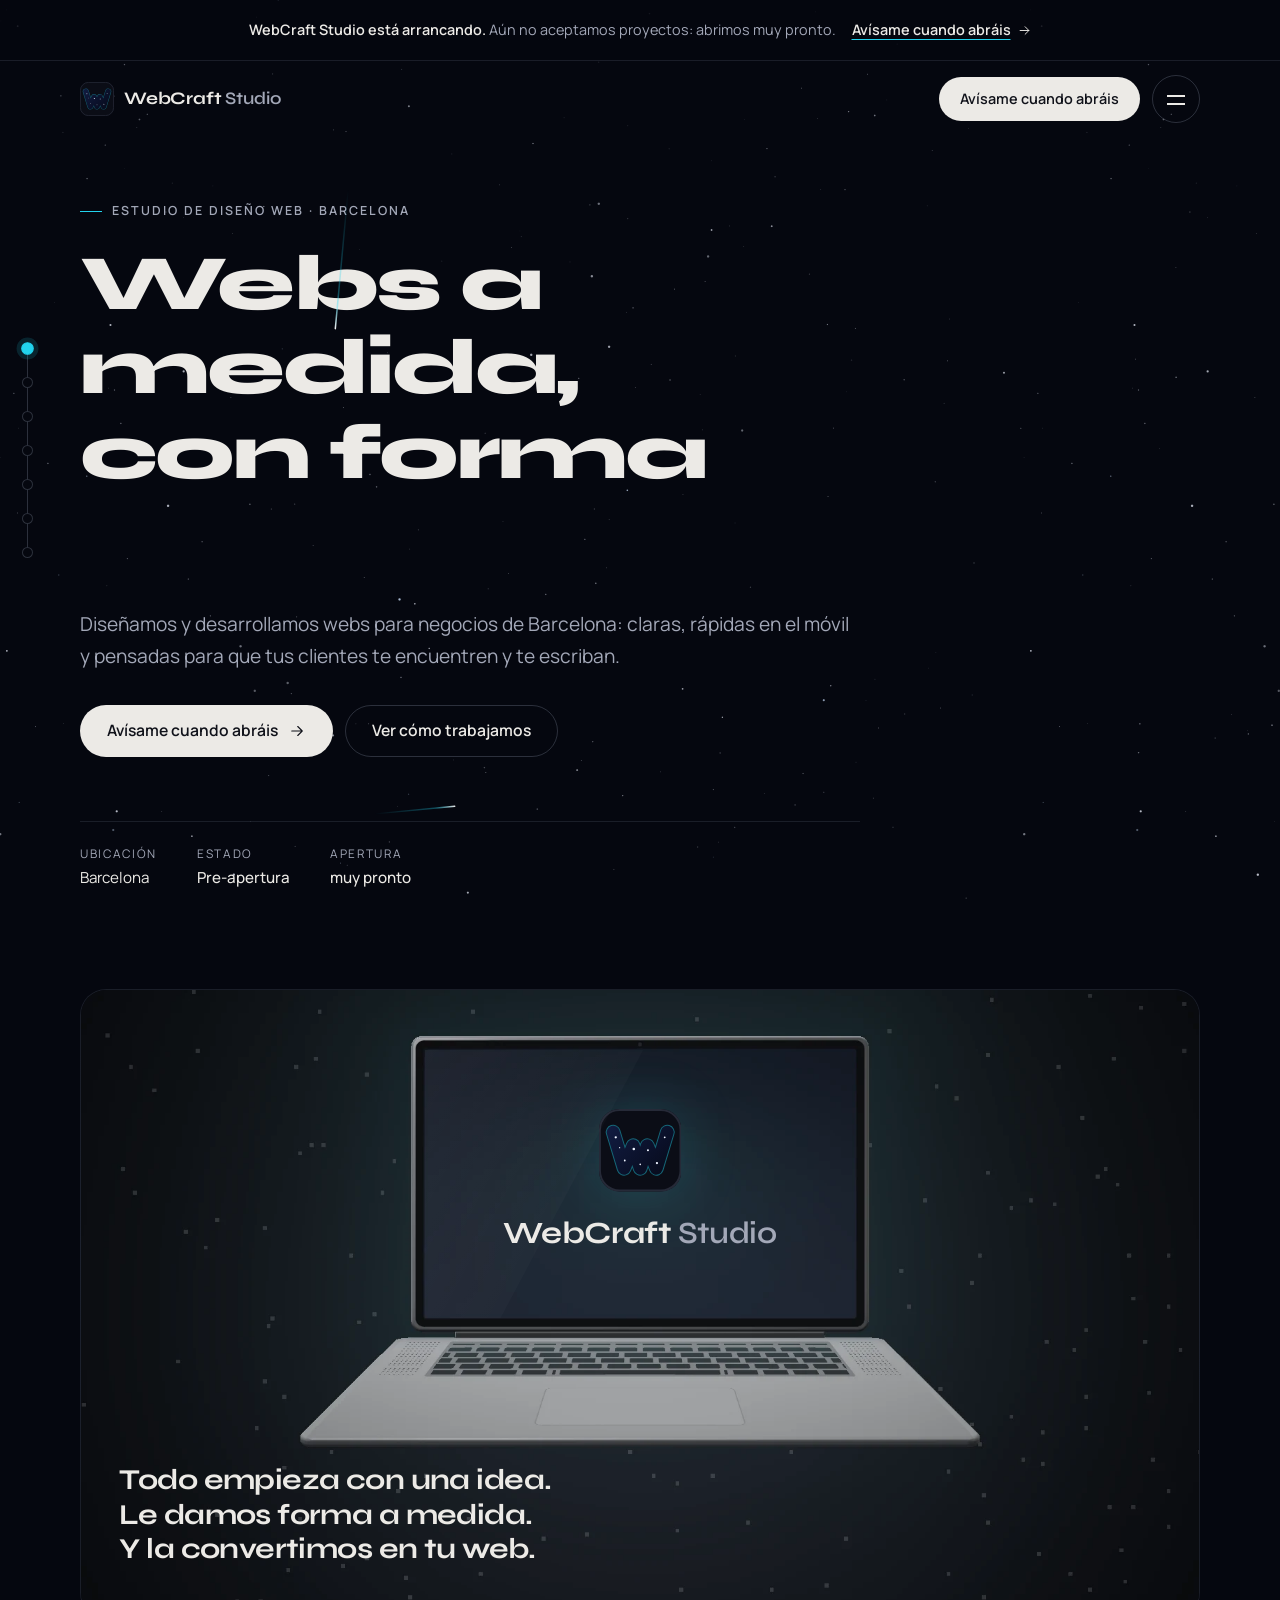
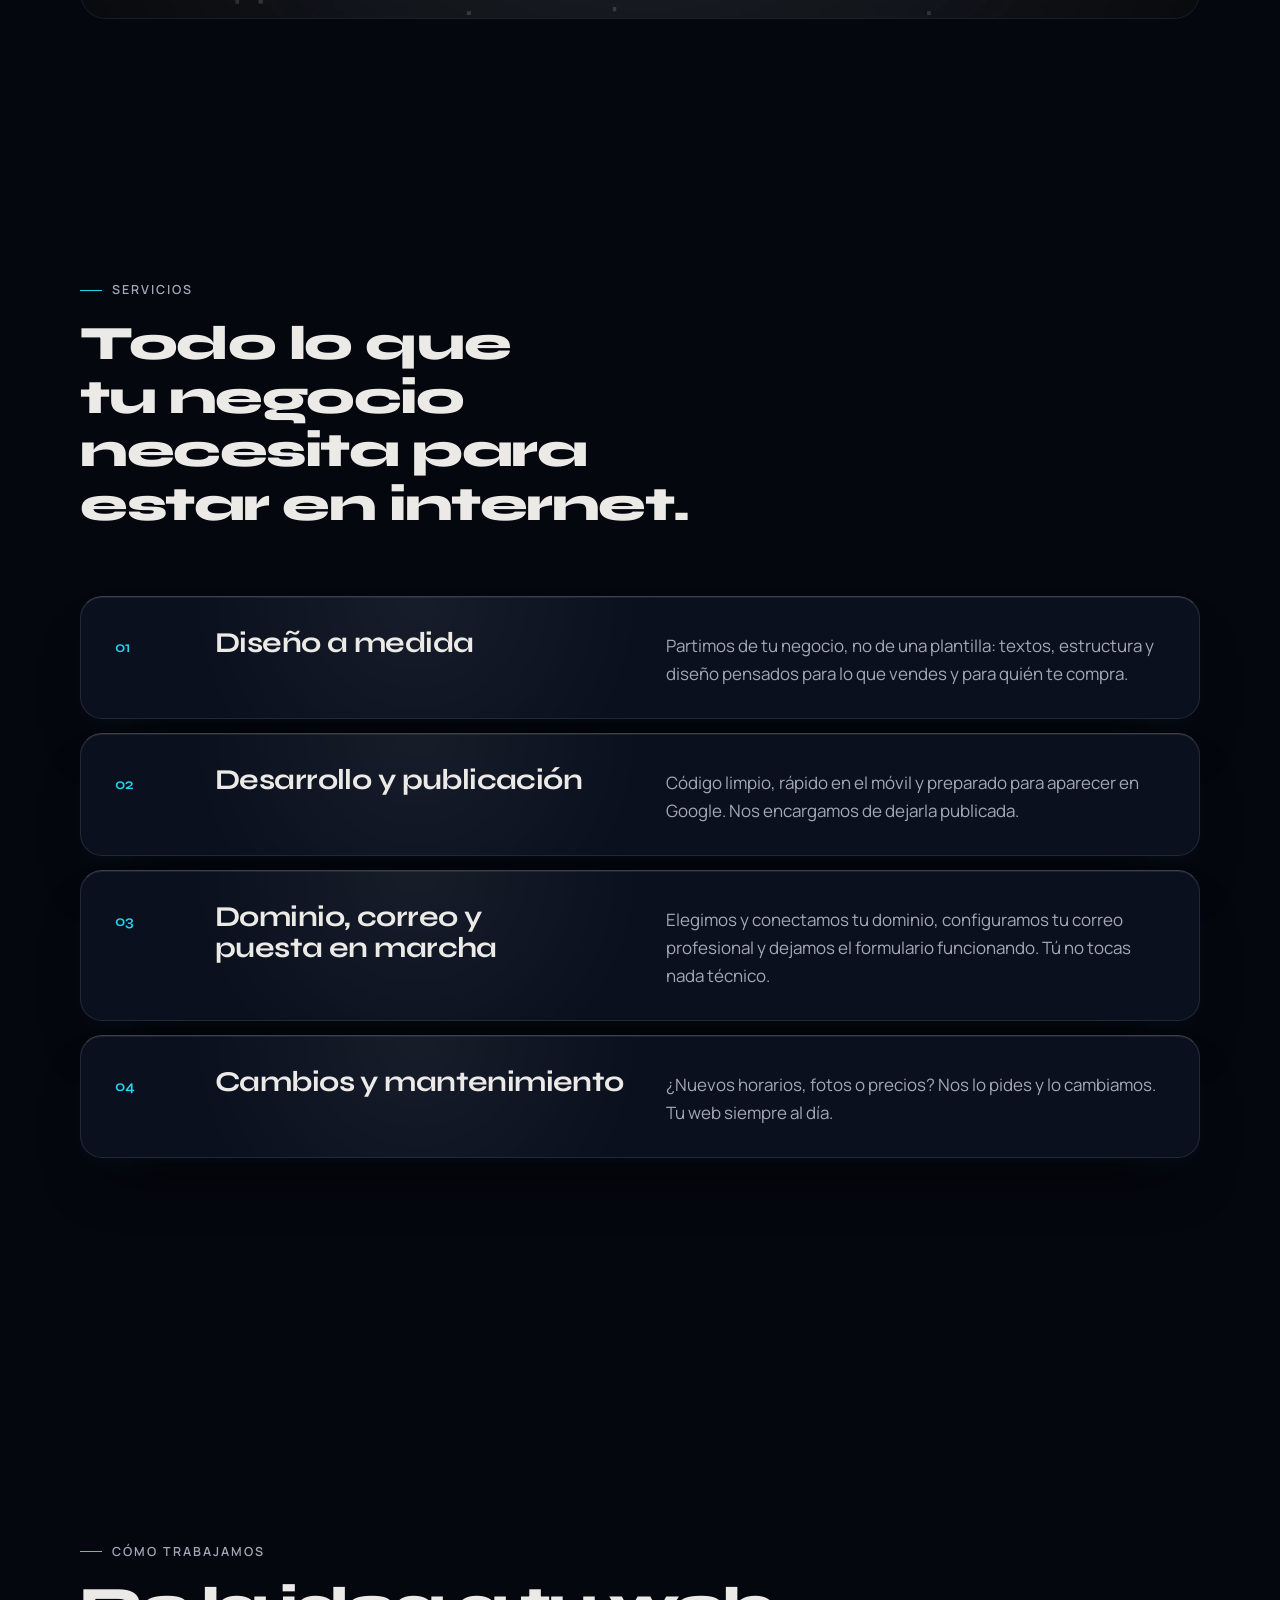
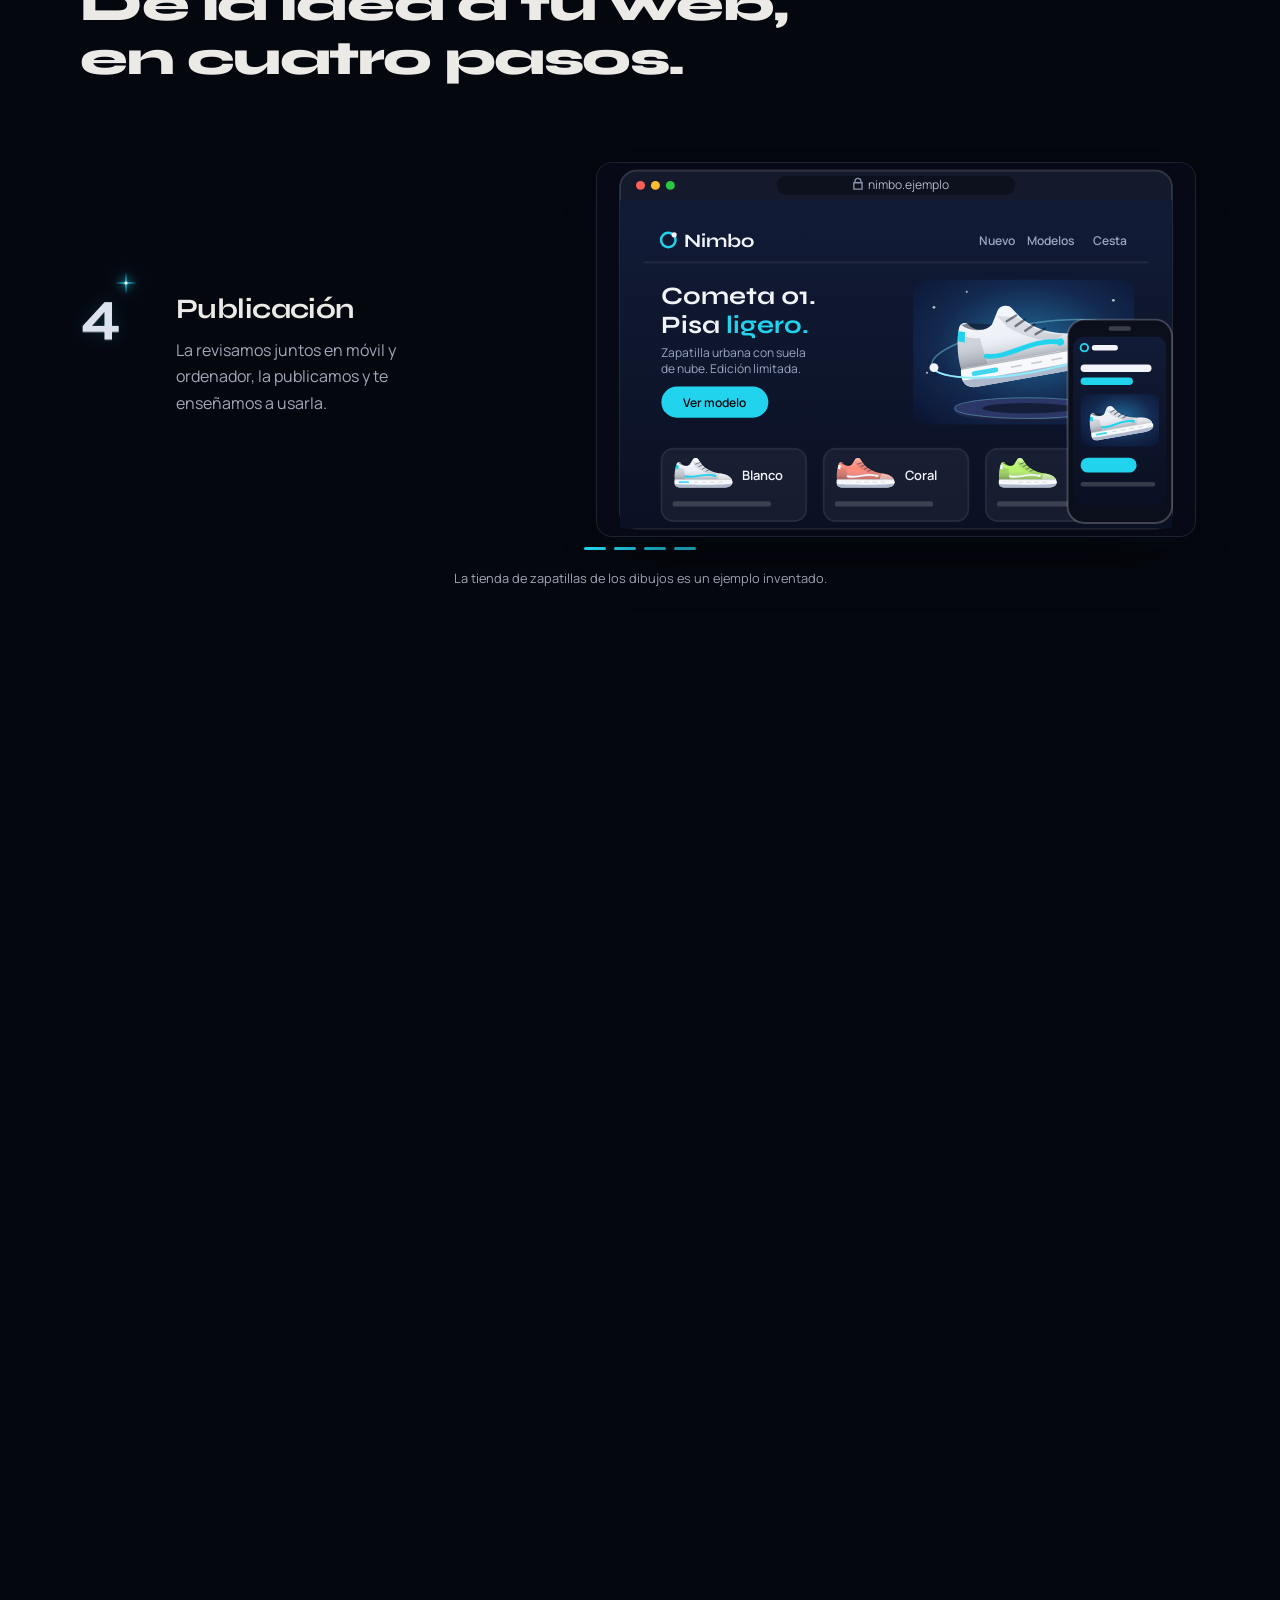
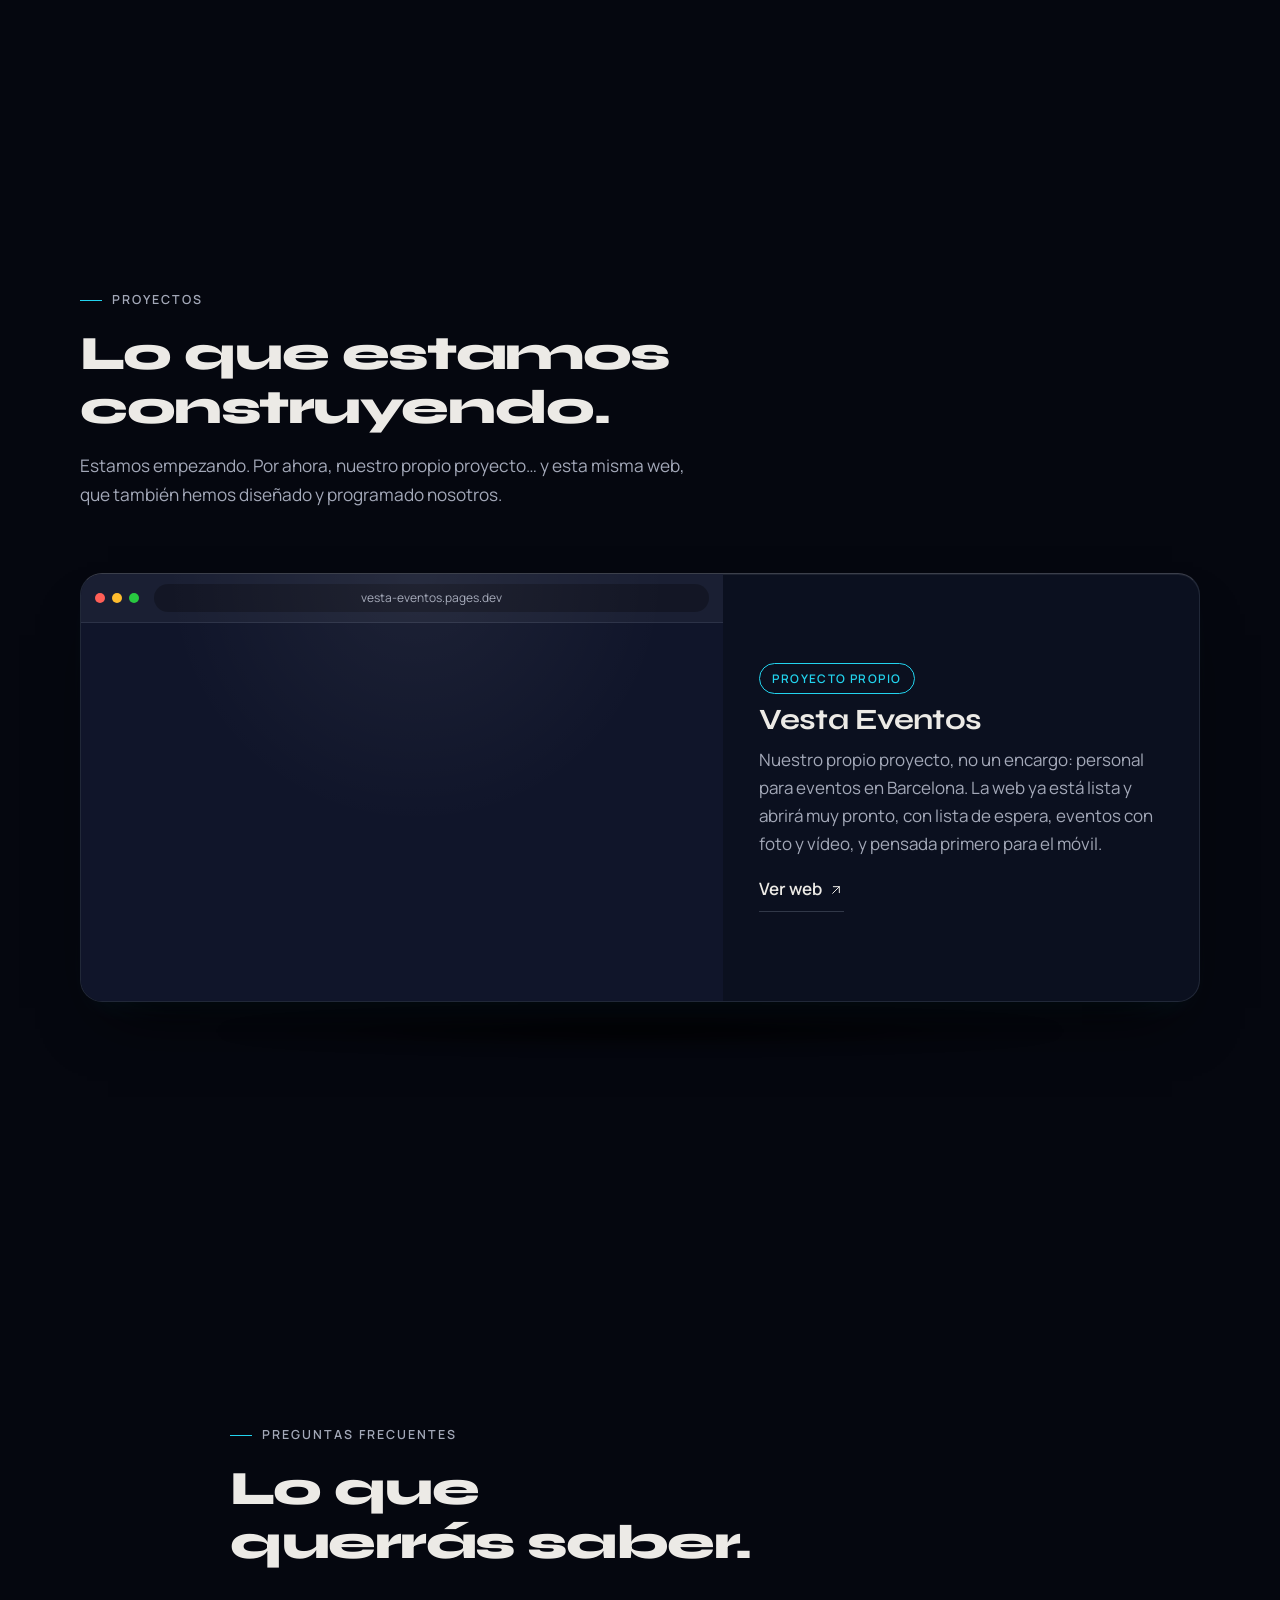
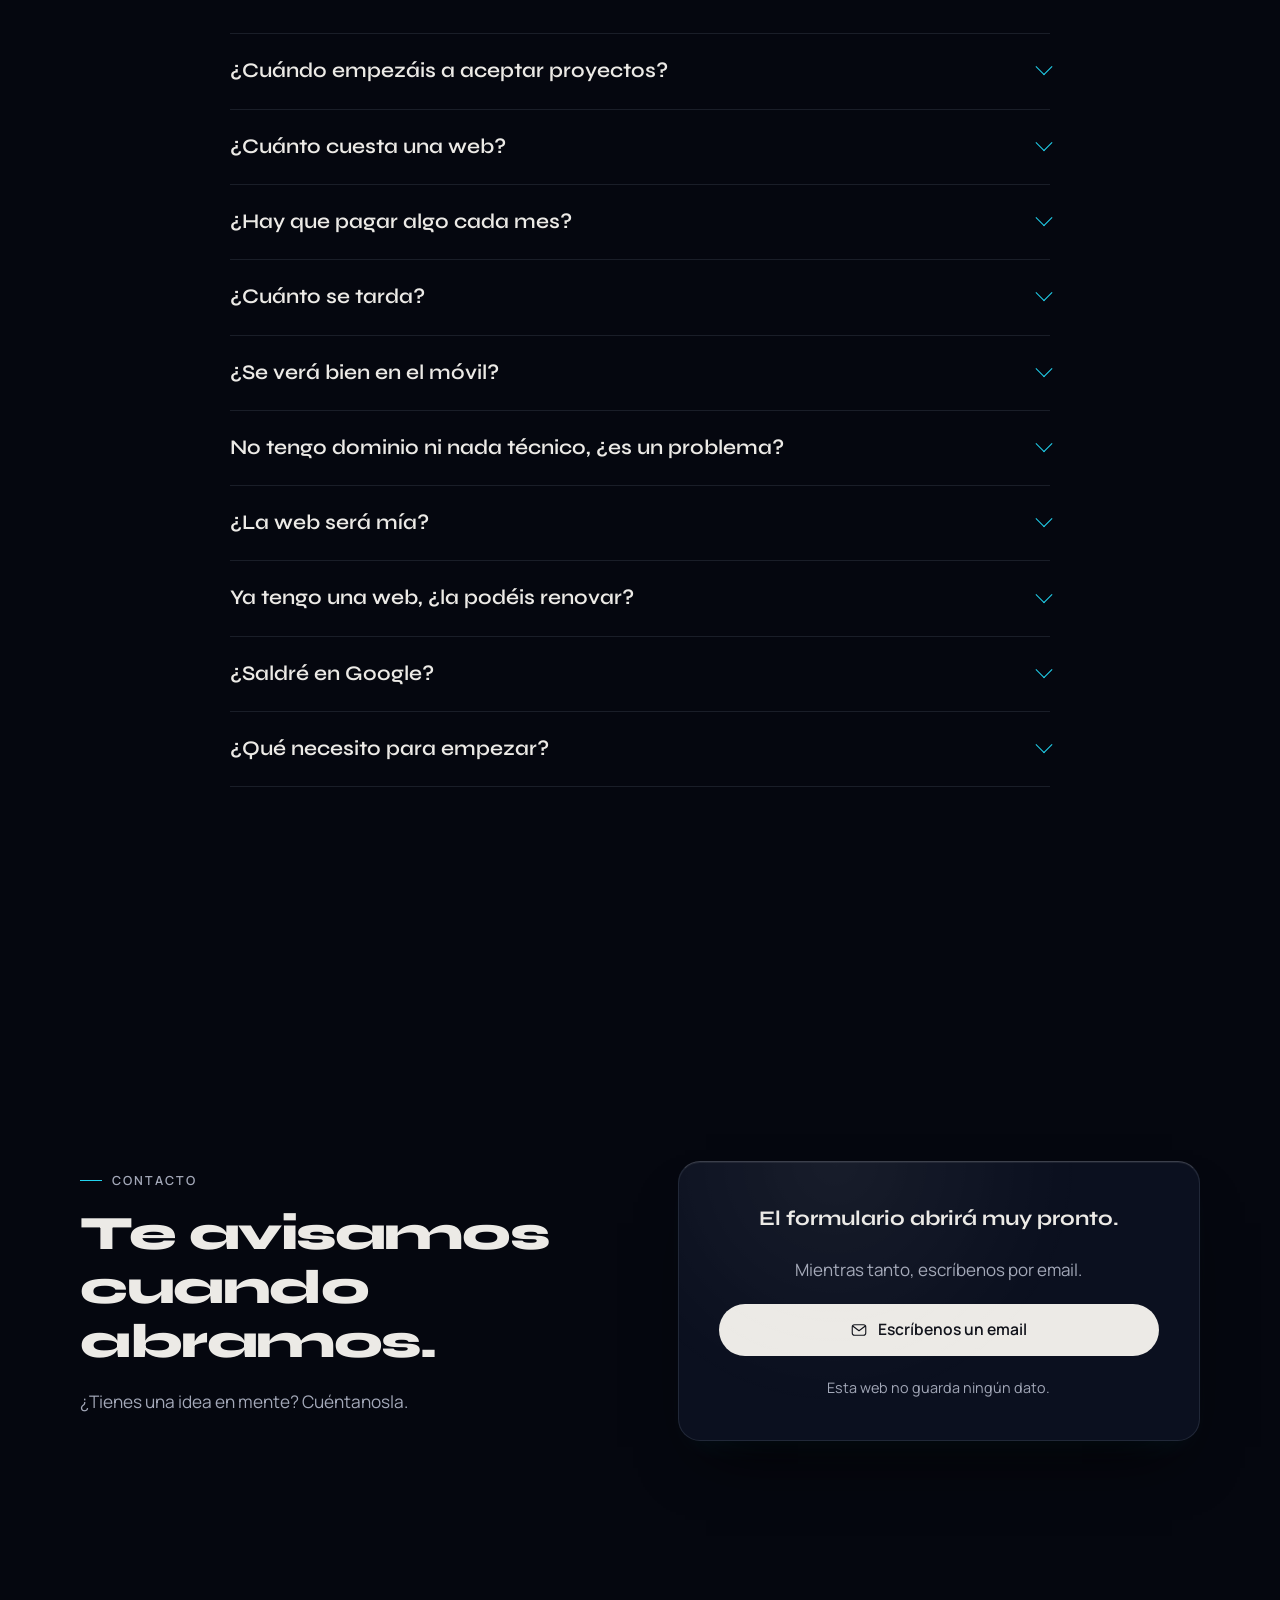
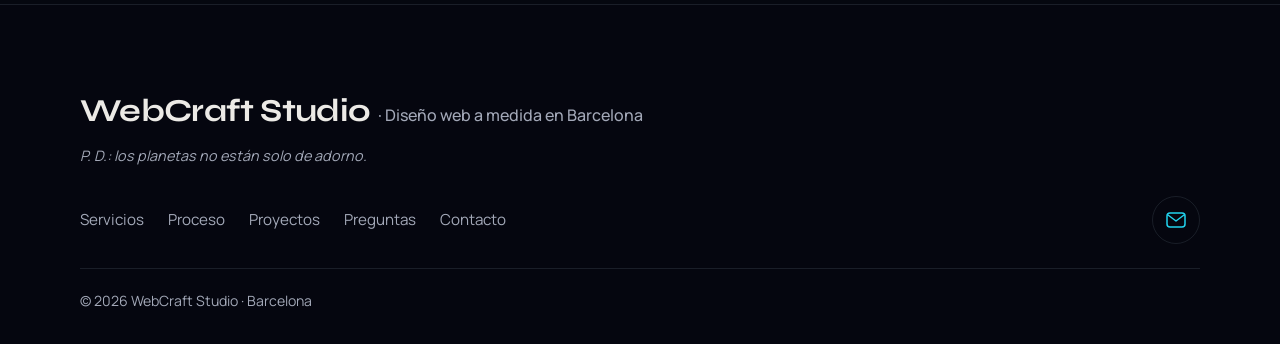
<file: index.html>
<!DOCTYPE html>
<html lang="es">
<head>
  <meta charset="UTF-8">
  <meta name="viewport" content="width=device-width, initial-scale=1.0, viewport-fit=cover">
  <title>WebCraft Studio · Diseño web a medida en Barcelona</title>
  <meta name="description" content="Estudio de diseño y desarrollo web en Barcelona. Webs a medida, claras y rápidas en el móvil, pensadas para que tus clientes te encuentren y te escriban. Abrimos muy pronto.">
  <!-- Pre-apertura: que los buscadores no la indexen. Quitar al abrir al público (ver LANZAMIENTO.md) -->
  <meta name="robots" content="noindex, nofollow">
  <meta name="theme-color" content="#05070F">
  <!-- Las direcciones de esta cabecera se actualizan con tools/aplicar-url.mjs (SITE_URL en js/config.js) -->
  <link rel="canonical" href="https://webcraft-studio.webcraftstudio-bcn.workers.dev/">
  <meta property="og:type" content="website">
  <meta property="og:locale" content="es_ES">
  <meta property="og:site_name" content="WebCraft Studio">
  <meta property="og:title" content="WebCraft Studio · Diseño web a medida en Barcelona">
  <meta property="og:description" content="Webs a medida, con forma propia. Abrimos muy pronto.">
  <meta property="og:url" content="https://webcraft-studio.webcraftstudio-bcn.workers.dev/">
  <meta property="og:image" content="https://webcraft-studio.webcraftstudio-bcn.workers.dev/assets/og-image.png">
  <meta property="og:image:width" content="1200">
  <meta property="og:image:height" content="630">
  <meta property="og:image:alt" content="WebCraft Studio, diseño web a medida en Barcelona">
  <meta name="twitter:card" content="summary_large_image">
  <link rel="icon" href="assets/favicon.svg" type="image/svg+xml">
  <!-- Icono al añadir la web a la pantalla de inicio (iPhone y Android) -->
  <link rel="apple-touch-icon" href="assets/icons/apple-touch-icon.png">
  <link rel="manifest" href="manifest.webmanifest">
  <meta name="apple-mobile-web-app-title" content="WebCraft">
  <meta name="apple-mobile-web-app-capable" content="yes">
  <meta name="mobile-web-app-capable" content="yes">
  <meta name="apple-mobile-web-app-status-bar-style" content="black">
  <link rel="preload" href="assets/fonts/syne-latin-700-normal.woff2" as="font" type="font/woff2" crossorigin>
  <link rel="preload" href="assets/fonts/manrope-latin-400-normal.woff2" as="font" type="font/woff2" crossorigin>
  <link rel="stylesheet" href="css/styles.css">
  <link rel="stylesheet" href="css/espacial.css">
  <link rel="stylesheet" href="css/proceso.css">
  <script src="js/config.js"></script>
  <script>
    (function (d, C) {
      d.classList.add("js");
      d.setAttribute("data-accent", (C && C.ACENTO) === "dorado" ? "dorado" : "celeste");
      var q = /[?&]acento=(dorado|celeste)/.exec(location.search); if (q) d.setAttribute("data-accent", q[1]); // para comparar
    })(document.documentElement, window.WEBCRAFT_CONFIG);
  </script>
</head>
<body>
  <a class="skip-link" href="#main">Saltar al contenido</a>

  <!-- Fondo: estrellas sutiles y casi quietas -->
  <div class="stars-layer" id="stars-far" aria-hidden="true"></div>
  <div class="stars-layer" id="stars-near" aria-hidden="true"></div>
  <canvas class="shooting" id="shooting" aria-hidden="true"></canvas>

  <!-- Iconos propios, trazo 1.5 -->
  <svg width="0" height="0" style="position:absolute" aria-hidden="true">
    <symbol id="i-destello" viewBox="-12 -12 24 24"><path d="M0-12 .9-.9 12 0 .9.9 0 12-.9.9-12 0-.9-.9Z" fill="currentColor"/><path d="M0-12 .9-.9 12 0 .9.9 0 12-.9.9-12 0-.9-.9Z" fill="currentColor" opacity=".55" transform="rotate(45) scale(.45)"/><circle r="1.7" fill="#fff"/></symbol>
    <symbol id="i-arrow" viewBox="0 0 24 24"><path d="M5 12h14M13 6l6 6-6 6" fill="none" stroke="currentColor" stroke-width="1.5" stroke-linecap="round" stroke-linejoin="round"/></symbol>
    <symbol id="i-arrow-up" viewBox="0 0 24 24"><path d="M7 17 17 7M8 7h9v9" fill="none" stroke="currentColor" stroke-width="1.5" stroke-linecap="round" stroke-linejoin="round"/></symbol>
    <symbol id="i-mail" viewBox="0 0 24 24"><g fill="none" stroke="currentColor" stroke-width="1.5" stroke-linecap="round" stroke-linejoin="round"><rect x="3" y="5" width="18" height="14" rx="3"/><path d="m4 7 8 6 8-6"/></g></symbol>
    <symbol id="i-instagram" viewBox="0 0 24 24"><g fill="none" stroke="currentColor" stroke-width="1.5" stroke-linecap="round" stroke-linejoin="round"><rect x="3.5" y="3.5" width="17" height="17" rx="5"/><circle cx="12" cy="12" r="4"/><circle cx="17.2" cy="6.8" r=".6" fill="currentColor"/></g></symbol>
    <symbol id="i-whatsapp" viewBox="0 0 24 24"><g fill="none" stroke="currentColor" stroke-width="1.5" stroke-linecap="round" stroke-linejoin="round"><path d="M4.5 19.5 5.6 16A8.5 8.5 0 1 1 8.4 18.6Z"/><path d="M9.2 8.6c.3-.5.8-.5 1-.1l.6 1.4c.1.3 0 .6-.2.8l-.4.4c.4 1 1.3 1.9 2.4 2.4l.4-.4c.2-.2.5-.3.8-.2l1.4.6c.4.2.4.7-.1 1-1 .7-2.2.5-3.9-.7-1.6-1.2-2.6-2.6-2.6-3.8 0-.5.2-1 .6-1.4Z"/></g></symbol>
  </svg>

  <!-- ===== Aviso de pre-apertura ===== -->
  <div class="prelaunch" id="prelaunch" data-only="pre">
    <div class="container prelaunch__inner">
      <p><strong>WebCraft Studio está arrancando.</strong> Aún no aceptamos proyectos: abrimos <span data-fecha>muy pronto</span>.</p>
      <a href="#contacto" class="prelaunch__link">Avísame cuando abráis <svg aria-hidden="true"><use href="#i-arrow"/></svg></a>
    </div>
  </div>

  <!-- ===== Cabecera ===== -->
  <header class="header" id="header">
    <div class="container header__inner">
      <a href="#inicio" class="logo" aria-label="WebCraft Studio, inicio">
        <svg class="logo__mark" viewBox="0 0 64 64" width="34" height="34" aria-hidden="true">
          <defs>
            <linearGradient id="lg-sky" x1="0" y1="0" x2="1" y2="1"><stop offset="0" stop-color="#14204A"/><stop offset=".6" stop-color="#0A1028"/><stop offset="1" stop-color="#05070F"/></linearGradient>
            <linearGradient id="lg-trail" x1="1" y1="0" x2="0" y2="0"><stop offset="0" stop-color="#fff"/><stop offset=".3" stop-color="#fff" stop-opacity=".6"/><stop offset="1" stop-color="#fff" stop-opacity="0"/></linearGradient>
            <mask id="lg-w" maskUnits="userSpaceOnUse" x="0" y="0" width="64" height="64">
              <path d="M11 18l8.5 28 7-17.5 5.5 17.5 5.5-17.5 7 17.5 8.5-28" fill="none" stroke="#fff" stroke-width="10" stroke-linecap="round" stroke-linejoin="round"/>
            </mask>
          </defs>
          <rect width="64" height="64" rx="16" fill="#0B0D16"/>
          <rect x=".75" y=".75" width="62.5" height="62.5" rx="15.25" fill="none" stroke="#262A38" stroke-width="1.5"/>
          <path class="logo__edge" d="M11 18l8.5 28 7-17.5 5.5 17.5 5.5-17.5 7 17.5 8.5-28" fill="none" stroke-width="11.5" stroke-linecap="round" stroke-linejoin="round"/>
          <g mask="url(#lg-w)">
            <rect width="64" height="64" fill="url(#lg-sky)"/>
            <g fill="#EEF3FF">
              <circle class="lg-star" cx="13" cy="22" r=".9"/><circle class="lg-star lg-star--b" cx="20" cy="40" r=".7"/><circle class="lg-star lg-star--c" cx="27" cy="31" r="1"/><circle class="lg-star" cx="32" cy="43" r=".6"/>
              <circle class="lg-star lg-star--b" cx="38" cy="32" r=".8"/><circle class="lg-star lg-star--c" cx="45" cy="42" r=".9"/><circle class="lg-star" cx="51" cy="22" r=".7"/><circle class="lg-star lg-star--b" cx="16" cy="30" r=".5"/>
            </g>
            <g class="lg-shoot"><line x1="0" y1="0" x2="-18" y2="-9" stroke="url(#lg-trail)" stroke-width="1.6" stroke-linecap="round"/><circle r="1.2" fill="#fff"/></g>
            <g class="lg-shoot lg-shoot--2"><line x1="0" y1="0" x2="-14" y2="-11" stroke="url(#lg-trail)" stroke-width="1.3" stroke-linecap="round"/><circle r="1" fill="#fff"/></g>
          </g>
        </svg>
        <span>WebCraft <em>Studio</em></span>
      </a>
      <div class="header__actions">
        <a href="#contacto" class="btn btn--primary btn--sm header__cta" data-cta>Avísame cuando abráis</a>
        <button class="nav-toggle" id="nav-toggle" aria-label="Abrir el menú" aria-expanded="false" aria-controls="nav">
          <span></span><span></span>
        </button>
      </div>
    </div>
  </header>

  <!-- ===== Menú (mapa del viaje) ===== -->
  <nav class="nav" id="nav" aria-label="Menú">
    <div class="container nav__inner">
      <p class="eyebrow">Mapa del viaje</p>
      <ol class="nav__list">
        <li><a href="#inicio"><span class="nav__n">00</span><span class="nav__name">Inicio</span><span class="nav__place">La Tierra</span></a></li>
        <li><a href="#animacion"><span class="nav__n">01</span><span class="nav__name">La idea</span><span class="nav__place">La Luna</span></a></li>
        <li><a href="#servicios"><span class="nav__n">02</span><span class="nav__name">Servicios</span><span class="nav__place">Marte</span></a></li>
        <li><a href="#proceso"><span class="nav__n">03</span><span class="nav__name">Cómo trabajamos</span><span class="nav__place">Júpiter</span></a></li>
        <li><a href="#proyectos"><span class="nav__n">04</span><span class="nav__name">Proyectos</span><span class="nav__place">Saturno</span></a></li>
        <li><a href="#preguntas"><span class="nav__n">05</span><span class="nav__name">Preguntas</span><span class="nav__place">Neptuno</span></a></li>
        <li><a href="#contacto"><span class="nav__n">06</span><span class="nav__name">Contacto</span><span class="nav__place">El Sol</span></a></li>
      </ol>
      <a href="#contacto" class="btn btn--primary nav__cta" data-cta>Avísame cuando abráis</a>
    </div>
  </nav>

  <!-- Mapa del viaje lateral (solo ordenador) -->
  <nav class="journey" id="journey" aria-label="Mapa del viaje">
    <ol>
      <li><a href="#inicio" data-planet="earth"><span class="journey__dot"></span><span class="journey__label">Inicio · La Tierra</span></a></li>
      <li><a href="#animacion" data-planet="moon"><span class="journey__dot"></span><span class="journey__label">La idea · La Luna</span></a></li>
      <li><a href="#servicios" data-planet="mars"><span class="journey__dot"></span><span class="journey__label">Servicios · Marte</span></a></li>
      <li><a href="#proceso" data-planet="jupiter"><span class="journey__dot"></span><span class="journey__label">Cómo trabajamos · Júpiter</span></a></li>
      <li><a href="#proyectos" data-planet="saturn"><span class="journey__dot"></span><span class="journey__label">Proyectos · Saturno</span></a></li>
      <li><a href="#preguntas" data-planet="neptune"><span class="journey__dot"></span><span class="journey__label">Preguntas · Neptuno</span></a></li>
      <li><a href="#contacto" data-planet="sun"><span class="journey__dot"></span><span class="journey__label">Contacto · El Sol</span></a></li>
    </ol>
  </nav>

  <main id="main">
    <!-- ===== Inicio · La Tierra ===== -->
    <section class="hero" id="inicio">
      <div class="planet-slot planet-slot--hero" data-planet="earth" aria-hidden="true"></div>
      <div class="container">
        <p class="eyebrow" data-reveal>Estudio de diseño web · Barcelona</p>
        <h1 class="hero__title" data-reveal="lines">Webs a medida, con forma <span class="hl">propia.</span></h1>
        <p class="hero__lead" data-reveal>Diseñamos y desarrollamos webs para negocios de Barcelona: claras, rápidas en el móvil y pensadas para que tus clientes te encuentren y te escriban.</p>
        <div class="hero__actions" data-reveal>
          <a href="#contacto" class="btn btn--primary magnetic" data-cta>Avísame cuando abráis <svg aria-hidden="true"><use href="#i-arrow"/></svg></a>
          <a href="#proceso" class="btn btn--ghost magnetic">Ver cómo trabajamos</a>
        </div>
        <ul class="hero__meta" data-reveal>
          <li><span>Ubicación</span>Barcelona</li>
          <li><span>Estado</span><b data-only="pre">Pre-apertura</b><b data-only="open">Abierto</b></li>
          <li data-only="pre"><span>Apertura</span><b data-fecha>muy pronto</b></li>
        </ul>
      </div>
    </section>

    <!-- ===== Diapositiva · La Luna (metal líquido con WebGL) ===== -->
    <section class="slide" id="animacion" aria-label="De la idea a tu web">
      <div class="planet-slot planet-slot--slide planet-slot--left" data-planet="moon" aria-hidden="true"></div>
      <div class="slide__pin">
        <div class="container slide__container">
          <figure class="slide__card">
            <canvas class="slide__canvas" id="metal-canvas" aria-hidden="true"></canvas>
            <!-- Pantalla del portátil: el logo real, en HTML nítido, se enciende al final -->
            <div class="slide__screen" aria-hidden="true">
              <svg class="screen__logo" viewBox="0 0 64 64" width="34" height="34" aria-hidden="true">
          <defs>
            <linearGradient id="ls-sky" x1="0" y1="0" x2="1" y2="1"><stop offset="0" stop-color="#14204A"/><stop offset=".6" stop-color="#0A1028"/><stop offset="1" stop-color="#05070F"/></linearGradient>
            <linearGradient id="ls-trail" x1="1" y1="0" x2="0" y2="0"><stop offset="0" stop-color="#fff"/><stop offset=".3" stop-color="#fff" stop-opacity=".6"/><stop offset="1" stop-color="#fff" stop-opacity="0"/></linearGradient>
            <mask id="ls-w" maskUnits="userSpaceOnUse" x="0" y="0" width="64" height="64">
              <path d="M11 18l8.5 28 7-17.5 5.5 17.5 5.5-17.5 7 17.5 8.5-28" fill="none" stroke="#fff" stroke-width="10" stroke-linecap="round" stroke-linejoin="round"/>
            </mask>
          </defs>
          <rect width="64" height="64" rx="16" fill="#0B0D16"/>
          <rect x=".75" y=".75" width="62.5" height="62.5" rx="15.25" fill="none" stroke="#262A38" stroke-width="1.5"/>
          <path class="logo__edge" d="M11 18l8.5 28 7-17.5 5.5 17.5 5.5-17.5 7 17.5 8.5-28" fill="none" stroke-width="11.5" stroke-linecap="round" stroke-linejoin="round"/>
          <g mask="url(#ls-w)">
            <rect width="64" height="64" fill="url(#ls-sky)"/>
            <g fill="#EEF3FF">
              <circle class="lg-star" cx="13" cy="22" r=".9"/><circle class="lg-star lg-star--b" cx="20" cy="40" r=".7"/><circle class="lg-star lg-star--c" cx="27" cy="31" r="1"/><circle class="lg-star" cx="32" cy="43" r=".6"/>
              <circle class="lg-star lg-star--b" cx="38" cy="32" r=".8"/><circle class="lg-star lg-star--c" cx="45" cy="42" r=".9"/><circle class="lg-star" cx="51" cy="22" r=".7"/><circle class="lg-star lg-star--b" cx="16" cy="30" r=".5"/>
            </g>
            <g class="lg-shoot"><line x1="0" y1="0" x2="-18" y2="-9" stroke="url(#ls-trail)" stroke-width="1.6" stroke-linecap="round"/><circle r="1.2" fill="#fff"/></g>
            <g class="lg-shoot lg-shoot--2"><line x1="0" y1="0" x2="-14" y2="-11" stroke="url(#ls-trail)" stroke-width="1.3" stroke-linecap="round"/><circle r="1" fill="#fff"/></g>
          </g>
        </svg>
              <span>WebCraft <em>Studio</em></span>
            </div>
            <picture class="slide__still">
              <source media="(max-width: 767px) and (orientation: portrait)" srcset="assets/metal/metal-movil.webp">
              <img src="assets/metal/metal.webp" alt="Un portátil de metal plateado flotando en el espacio con el logo de WebCraft Studio en la pantalla" width="1600" height="900" loading="lazy" decoding="async">
            </picture>
            <figcaption class="slide__captions">
              <span class="slide__caption is-active">Todo empieza con una idea.</span>
              <span class="slide__caption">Le damos forma a medida.</span>
              <span class="slide__caption">Y la convertimos en tu web.</span>
            </figcaption>
            <div class="slide__progress" aria-hidden="true"><span id="seq-progress"></span></div>
          </figure>
        </div>
      </div>
    </section>

    <!-- ===== Servicios · Marte ===== -->
    <section class="section" id="servicios">
      <div class="planet-slot" data-planet="mars" aria-hidden="true"></div>
      <div class="container">
        <header class="section__head">
          <p class="eyebrow" data-reveal>Servicios</p>
          <h2 data-reveal="lines">Todo lo que tu negocio necesita para estar en internet.</h2>
        </header>
        <ol class="services">
          <li class="service" data-reveal>
            <span class="service__num">01</span>
            <h3>Diseño a medida</h3>
            <p>Partimos de tu negocio, no de una plantilla: textos, estructura y diseño pensados para lo que vendes y para quién te compra.</p>
          </li>
          <li class="service" data-reveal>
            <span class="service__num">02</span>
            <h3>Desarrollo y publicación</h3>
            <p>Código limpio, rápido en el móvil y preparado para aparecer en Google. Nos encargamos de dejarla publicada.</p>
          </li>
          <li class="service" data-reveal>
            <span class="service__num">03</span>
            <h3>Dominio, correo y puesta en marcha</h3>
            <p>Elegimos y conectamos tu dominio, configuramos tu correo profesional y dejamos el formulario funcionando. Tú no tocas nada técnico.</p>
          </li>
          <li class="service" data-reveal>
            <span class="service__num">04</span>
            <h3>Cambios y mantenimiento</h3>
            <p>¿Nuevos horarios, fotos o precios? Nos lo pides y lo cambiamos. Tu web siempre al día.</p>
          </li>
        </ol>
      </div>
    </section>

    <!-- ===== Cómo trabajamos · Júpiter ===== -->
    <section class="section" id="proceso">
      <div class="planet-slot planet-slot--left" data-planet="jupiter" aria-hidden="true"></div>
      <div class="container">
        <header class="section__head">
          <p class="eyebrow" data-reveal>Cómo trabajamos</p>
          <h2 data-reveal="lines">De la idea a tu web, en cuatro pasos.</h2>
        </header>
        <div class="steps-wrap">
        <div class="proc-stage">
        <ol class="steps">
          <li class="step" data-reveal>
            <span class="step__num" aria-hidden="true">1<svg class="step__star"><use href="#i-destello"/></svg></span>
            <h3>Hablamos</h3>
            <p>Nos cuentas qué hace tu negocio, a quién quieres llegar y qué necesitas que haga tu web.</p>
            <figure class="mini" data-stage="1" aria-hidden="true"></figure>
          </li>
          <li class="step" data-reveal>
            <span class="step__num" aria-hidden="true">2<svg class="step__star"><use href="#i-destello"/></svg></span>
            <h3>Propuesta</h3>
            <p>Te enviamos las secciones, el estilo, el plazo y un precio cerrado. Sin compromiso.</p>
            <figure class="mini" data-stage="2" aria-hidden="true"></figure>
          </li>
          <li class="step" data-reveal>
            <span class="step__num" aria-hidden="true">3<svg class="step__star"><use href="#i-destello"/></svg></span>
            <h3>Diseño y desarrollo</h3>
            <p>Primero ves el diseño y lo ajustamos contigo. Cuando te convence, lo construimos.</p>
            <figure class="mini" data-stage="3" aria-hidden="true"></figure>
          </li>
          <li class="step" data-reveal>
            <span class="step__num" aria-hidden="true">4<svg class="step__star"><use href="#i-destello"/></svg></span>
            <h3>Publicación</h3>
            <p>La revisamos juntos en móvil y ordenador, la publicamos y te enseñamos a usarla.</p>
            <figure class="mini" data-stage="4" aria-hidden="true"></figure>
          </li>
        </ol>
        <div class="mini-stage"><figure class="mini mini--sticky" data-stage="0" aria-hidden="true"></figure></div>
        <div class="proc-dots" aria-hidden="true"><i></i><i></i><i></i><i></i></div>
        <p class="steps__note">La tienda de zapatillas de los dibujos es un ejemplo inventado.</p>
        </div>
        </div>
      </div>
    </section>

    <!-- ===== Proyectos · Saturno ===== -->
    <section class="section" id="proyectos">
      <div class="planet-slot planet-slot--tap" data-planet="saturn"><button class="planet-btn" type="button" data-msg="saturn" aria-label="Saturno: abre un mensaje sobre Vesta Eventos"></button></div>
      <div class="container">
        <header class="section__head">
          <p class="eyebrow" data-reveal>Proyectos</p>
          <h2 data-reveal="lines">Lo que estamos construyendo.</h2>
          <p class="section__sub" data-reveal>Estamos empezando. Por ahora, nuestro propio proyecto… y esta misma web, que también hemos diseñado y programado nosotros.</p>
        </header>
        <div class="projects">
          <article class="project project--real" data-reveal>
            <div class="project__media">
              <picture><source srcset="assets/proyectos/vesta-eventos.webp" type="image/webp"><img src="assets/proyectos/vesta-eventos.jpg" alt="Portada de la web de Vesta Eventos en ordenador: «El equipo que te falta, cuando lo necesitas.»" width="1600" height="941" decoding="async"></picture>
            </div>
            <div class="project__body">
              <span class="tag tag--real">Proyecto propio</span>
              <h3>Vesta Eventos</h3>
              <p>Nuestro propio proyecto, no un encargo: personal para eventos en Barcelona. La web ya está lista y abrirá muy pronto, con lista de espera, eventos con foto y vídeo, y pensada primero para el móvil.</p>
              <a class="link-arrow" id="vesta-link" href="#" target="_blank" rel="noopener" hidden>Ver web <svg aria-hidden="true"><use href="#i-arrow-up"/></svg></a>
            </div>
          </article>
        </div>
      </div>
    </section>

    <!-- ===== Preguntas · Neptuno ===== -->
    <section class="section" id="preguntas">
      <div class="planet-slot planet-slot--tap planet-slot--left" data-planet="neptune"><button class="planet-btn" type="button" data-msg="neptune" aria-label="Neptuno: abre un mensaje si no encuentras tu pregunta"></button></div>
      <div class="container container--narrow">
        <header class="section__head">
          <p class="eyebrow" data-reveal>Preguntas frecuentes</p>
          <h2 data-reveal="lines">Lo que querrás saber.</h2>
        </header>
        <div class="faq">
          <details class="faq__item" data-reveal>
            <summary>¿Cuándo empezáis a aceptar proyectos?</summary>
            <div class="faq__body"><p data-only="pre">Abrimos <span data-fecha>muy pronto</span>. Mientras tanto, escríbenos por email o Instagram y serás de los primeros en saberlo.</p><p data-only="open">Ya estamos aceptando proyectos. Escríbenos y te respondemos lo antes posible.</p></div>
          </details>
          <details class="faq__item" data-reveal>
            <summary>¿Cuánto cuesta una web?</summary>
            <div class="faq__body"><p>Te damos un precio cerrado por escrito antes de empezar, sin costes ocultos. Lo que más influye es el número de secciones y los extras, como reservas o varios idiomas.</p></div>
          </details>
          <details class="faq__item" data-reveal>
            <summary>¿Hay que pagar algo cada mes?</summary>
            <div class="faq__body"><p>Solo lo que cuesta mantenerla en internet: el dominio, que se paga una vez al año, y el correo si lo quieres. Te lo explicamos todo en la propuesta.</p></div>
          </details>
          <details class="faq__item" data-reveal>
            <summary>¿Cuánto se tarda?</summary>
            <div class="faq__body"><p>Te damos una fecha de entrega concreta en la propuesta, antes de empezar. Lo que más lo acelera es tener a mano los textos y las fotos.</p></div>
          </details>
          <details class="faq__item" data-reveal>
            <summary>¿Se verá bien en el móvil?</summary>
            <div class="faq__body"><p>Sí. Diseñamos primero para el móvil y revisamos cada página en móvil y ordenador antes de publicarla.</p></div>
          </details>
          <details class="faq__item" data-reveal>
            <summary>No tengo dominio ni nada técnico, ¿es un problema?</summary>
            <div class="faq__body"><p>No. Elegimos y conectamos tu dominio, configuramos tu correo y dejamos todo funcionando. El dominio queda a tu nombre.</p></div>
          </details>
          <details class="faq__item" data-reveal>
            <summary>¿La web será mía?</summary>
            <div class="faq__body"><p>Sí. La web y el dominio son tuyos. Si un día quieres cambiar de proveedor, te los llevas.</p></div>
          </details>
          <details class="faq__item" data-reveal>
            <summary>Ya tengo una web, ¿la podéis renovar?</summary>
            <div class="faq__body"><p>Sí. Partimos de lo que ya tienes, vemos qué funciona y qué no, y la rehacemos.</p></div>
          </details>
          <details class="faq__item" data-reveal>
            <summary>¿Saldré en Google?</summary>
            <div class="faq__body"><p>La preparamos para que Google la encuentre y la entienda bien. Nadie puede prometerte salir el primero, y desconfía de quien lo haga.</p></div>
          </details>
          <details class="faq__item" data-reveal>
            <summary>¿Qué necesito para empezar?</summary>
            <div class="faq__body"><p>Contarnos qué hace tu negocio y, si los tienes, tu logo, fotos y textos. Si te falta algo, lo vemos juntos en la primera conversación.</p></div>
          </details>
        </div>
      </div>
    </section>

    <!-- ===== Contacto · El Sol ===== -->
    <section class="section contact" id="contacto">
      <div class="planet-slot planet-slot--tap planet-slot--sun" data-planet="sun"><button class="planet-btn" type="button" data-msg="sun" aria-label="El Sol: abre un mensaje con las formas de contacto"></button></div>
      <div class="container contact__grid">
        <div class="contact__intro">
          <p class="eyebrow" data-reveal>Contacto</p>
          <h2 data-reveal="lines"><span data-only="pre">Te avisamos cuando abramos.</span><span data-only="open">Cuéntanos tu proyecto.</span></h2>
          <p class="contact__lead" id="lead-pre" data-reveal data-only="pre">Déjanos tu email y serás de los primeros en saberlo. Un solo aviso, sin newsletters.</p>
          <p class="contact__lead" data-reveal data-only="open">Cuéntanos qué necesitas y te respondemos con una propuesta y un precio cerrado.</p>
          <ul class="socials" id="socials" data-reveal>
            <li data-social="email" hidden><a href="#" class="social"><svg aria-hidden="true"><use href="#i-mail"/></svg><span><small>Email</small><b></b></span></a></li>
            <li data-social="instagram" hidden><a href="#" class="social" target="_blank" rel="noopener"><svg aria-hidden="true"><use href="#i-instagram"/></svg><span><small>Instagram</small><b></b></span></a></li>
            <li data-social="whatsapp" hidden><a href="#" class="social" target="_blank" rel="noopener"><svg aria-hidden="true"><use href="#i-whatsapp"/></svg><span><small>WhatsApp</small><b>Escríbenos</b></span></a></li>
          </ul>
        </div>

        <form class="form" id="contact-form" novalidate data-reveal>
          <div class="field">
            <label for="f-email">Email *</label>
            <input type="email" id="f-email" name="email" autocomplete="email" inputmode="email" required>
          </div>
          <div class="field">
            <label for="f-nombre">Nombre <span class="opt">(opcional)</span></label>
            <input type="text" id="f-nombre" name="nombre" autocomplete="name">
          </div>
          <div class="field">
            <label for="f-negocio">¿A qué se dedica tu negocio? <span class="opt">(opcional)</span></label>
            <input type="text" id="f-negocio" name="negocio" placeholder="Ej.: restaurante, peluquería, tienda…">
          </div>
          <div class="field" data-only="open">
            <label for="f-mensaje">¿Qué necesitas? *</label>
            <textarea id="f-mensaje" name="mensaje" rows="4"></textarea>
          </div>
          <div class="hp" aria-hidden="true">
            <label for="f-web">No rellenar</label>
            <input type="text" id="f-web" name="website" tabindex="-1" autocomplete="off">
          </div>
          <label class="check">
            <input type="checkbox" name="consentimiento" id="f-consent" required>
            <span><span data-only="pre">Acepto que uséis mi email solo para avisarme de la apertura.</span><span data-only="open">Acepto que uséis mis datos solo para responder a mi solicitud.</span> <a href="#" id="privacy-link" target="_blank" rel="noopener" hidden>Ver política de privacidad.</a> *</span>
            <!-- TODO: enlace a la política de privacidad (PRIVACIDAD_URL). El formulario no se activa sin ella. -->
          </label>
          <button type="submit" class="btn btn--primary btn--block" id="submit-btn" data-cta>Avísame cuando abráis</button>
          <p class="form__status" id="form-status" role="status" aria-live="polite"></p>
        </form>

        <!-- Mientras FORMULARIO_ACTIVO sea false: contacto sin formulario (no guarda datos). Usa EMAIL e INSTAGRAM de js/config.js -->
        <div class="form contact-alt" id="contact-alt" hidden>
          <p class="contact-alt__title">El formulario abrirá muy pronto.</p>
          <p class="contact-alt__text" id="contact-alt-text">Muy pronto podrás escribirnos desde aquí.</p>
          <div class="contact-alt__actions">
            <a class="btn btn--primary btn--block" id="alt-email" href="#" hidden><svg aria-hidden="true"><use href="#i-mail"/></svg> Escríbenos un email</a>
            <a class="btn btn--ghost btn--block" id="alt-instagram" href="#" target="_blank" rel="noopener" hidden><svg aria-hidden="true"><use href="#i-instagram"/></svg> Escríbenos por Instagram</a>
          </div>
          <p class="form__note">Esta web no guarda ningún dato.</p>
        </div>
      </div>
    </section>
  </main>

  <!-- ===== Pie ===== -->
  <footer class="footer">
    <div class="container">
      <p class="footer__brand">WebCraft Studio <span><i aria-hidden="true">· </i>Diseño web a medida en Barcelona</span></p>
      <div class="footer__row">
        <nav class="footer__nav" aria-label="Pie de página">
          <a href="#servicios">Servicios</a>
          <a href="#proceso">Proceso</a>
          <a href="#proyectos">Proyectos</a>
          <a href="#preguntas">Preguntas</a>
          <a href="#contacto">Contacto</a>
        </nav>
        <ul class="footer__social" id="footer-social">
          <li data-social="email" hidden><a href="#" aria-label="Email"><svg aria-hidden="true"><use href="#i-mail"/></svg></a></li>
          <li data-social="instagram" hidden><a href="#" target="_blank" rel="noopener" aria-label="Instagram"><svg aria-hidden="true"><use href="#i-instagram"/></svg></a></li>
          <li data-social="whatsapp" hidden><a href="#" target="_blank" rel="noopener" aria-label="WhatsApp"><svg aria-hidden="true"><use href="#i-whatsapp"/></svg></a></li>
        </ul>
      </div>
      <div class="footer__bottom">
        <p>© <span id="year">2026</span> WebCraft Studio · Barcelona</p>
        <p class="footer__legal">
          <a href="#" id="legal-link" hidden>Aviso legal</a>
          <a href="#" id="privacy-footer-link" hidden>Privacidad</a>
          <!-- TODO: páginas de aviso legal y privacidad (AVISO_LEGAL_URL / PRIVACIDAD_URL en config.js) -->
        </p>
      </div>
    </div>
  </footer>

  <div class="cursor" aria-hidden="true"><span class="cursor__ring"></span></div>

  <script src="vendor/gsap.min.js" defer></script>
  <script src="vendor/ScrollTrigger.min.js" defer></script>
  <script src="vendor/SplitText.min.js" defer></script>
  <script src="vendor/lenis.min.js" defer></script>
  <script src="js/sky.js" defer></script>
  <script src="js/planets.js" defer></script>
  <script src="js/metal.js" defer></script>
  <script src="js/main.js" defer></script>
  <script src="js/espacial.js" defer></script>
  <script src="js/proceso.js" defer></script>
  <script src="js/sorpresas.js" defer></script>
</body>
</html>
</file>
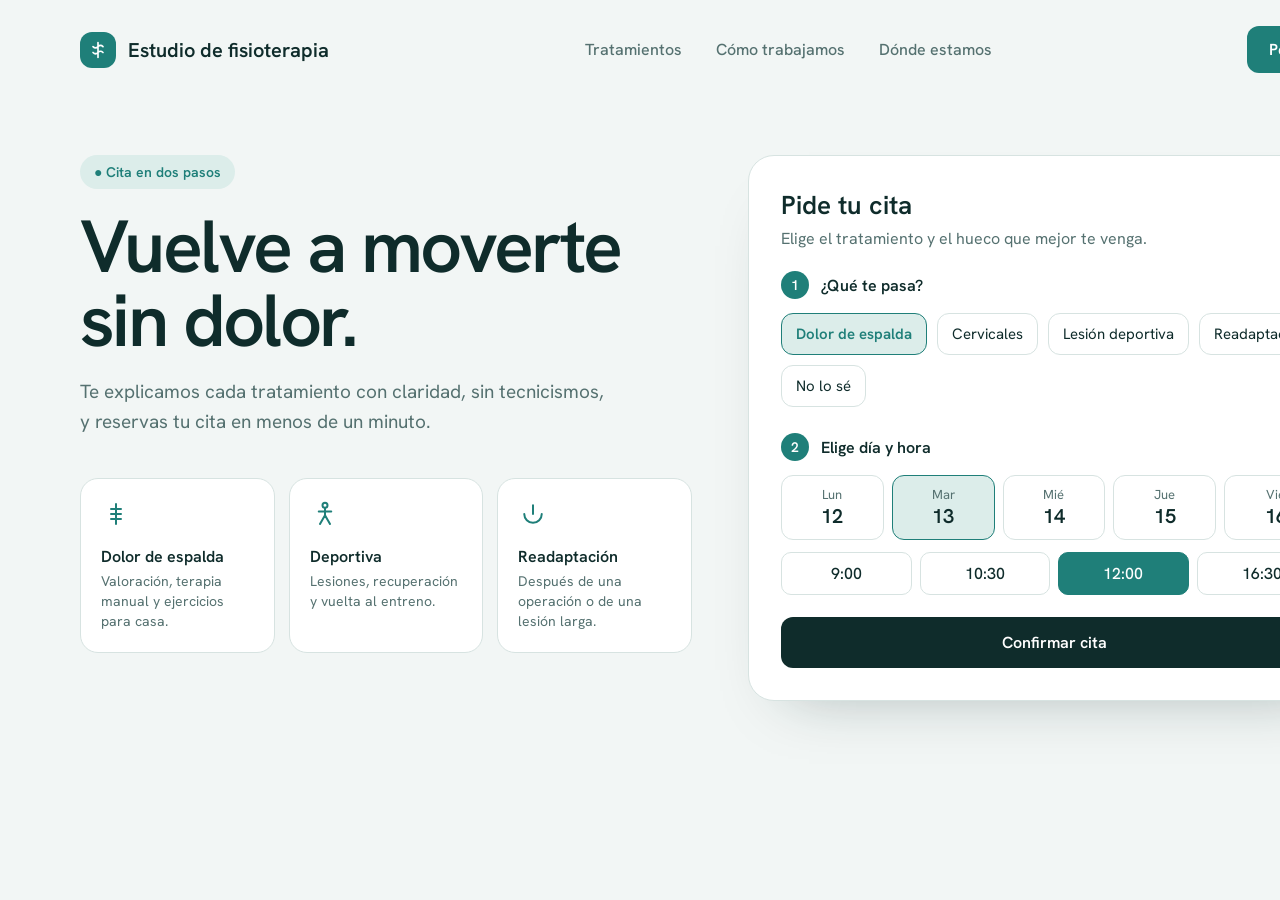
<file: tools/maquetas/fisioterapia.html>
<!DOCTYPE html><html lang="es"><head><meta charset="utf-8"><title>Concepto · Estudio de fisioterapia</title>
<!-- Maqueta de CONCEPTO para el portfolio de WebCraft Studio (no es un cliente real). Se captura con tools/maquetas/capturar.js -->
<style>
@font-face{font-family:"Hanken";src:url(fonts/hanken-grotesk-latin-400-normal.woff2);font-weight:400}
@font-face{font-family:"Hanken";src:url(fonts/hanken-grotesk-latin-500-normal.woff2);font-weight:500}
@font-face{font-family:"Hanken";src:url(fonts/hanken-grotesk-latin-600-normal.woff2);font-weight:600}
:root{--bg:#F2F6F5;--ink:#0F2C2B;--muted:#557170;--teal:#1F7F79;--soft:#DCEDEA;--line:#D7E3E1;--card:#fff}
*{box-sizing:border-box}body{margin:0;width:1440px;height:900px;background:var(--bg);color:var(--ink);font-family:Hanken,sans-serif;overflow:hidden}
nav{display:flex;align-items:center;justify-content:space-between;padding:26px 80px}
.brand{display:flex;align-items:center;gap:12px;font-weight:600;font-size:20px}
.brand span{width:36px;height:36px;border-radius:12px;background:var(--teal);display:grid;place-items:center}
.links{display:flex;gap:34px;color:var(--muted);font-weight:500}
.cta{background:var(--teal);color:#fff;padding:13px 22px;border-radius:12px;font-weight:600}
main{display:grid;grid-template-columns:1fr 1fr;gap:56px;padding:56px 80px 0;align-items:start}
.pill{display:inline-flex;gap:8px;align-items:center;background:var(--soft);color:var(--teal);font-weight:600;font-size:14px;padding:8px 14px;border-radius:999px}
h1{font-size:74px;line-height:1;letter-spacing:-.035em;margin:20px 0;font-weight:600}
p.lead{font-size:19px;line-height:1.6;color:var(--muted);margin:0;max-width:28em}
.treat{display:grid;grid-template-columns:repeat(3,1fr);gap:14px;margin-top:40px}
.t{background:var(--card);border:1px solid var(--line);border-radius:18px;padding:20px}
.t svg{width:30px;height:30px;color:var(--teal)}
.t b{display:block;margin:12px 0 4px}.t small{color:var(--muted);font-size:14px;line-height:1.45;display:block}
.book{background:var(--card);border:1px solid var(--line);border-radius:26px;padding:32px;box-shadow:0 30px 60px -40px rgba(15,44,43,.35)}
.book h2{margin:0;font-size:26px}.book p{color:var(--muted);margin:6px 0 22px}
.step{display:flex;gap:12px;align-items:center;font-weight:600;margin-bottom:14px}
.step i{font-style:normal;width:28px;height:28px;border-radius:50%;background:var(--teal);color:#fff;display:grid;place-items:center;font-size:14px}
.step.off i{background:var(--soft);color:var(--teal)}
.chips{display:flex;flex-wrap:wrap;gap:10px;margin-bottom:26px}
.chip{border:1px solid var(--line);padding:10px 14px;border-radius:12px;font-size:15px}.chip.on{border-color:var(--teal);background:var(--soft);color:var(--teal);font-weight:600}
.days{display:grid;grid-template-columns:repeat(5,1fr);gap:8px;margin-bottom:12px}
.d{border:1px solid var(--line);border-radius:12px;padding:10px 0;text-align:center;font-size:13px;color:var(--muted)}.d b{display:block;font-size:20px;color:var(--ink)}.d.on{border-color:var(--teal);background:var(--soft)}
.times{display:grid;grid-template-columns:repeat(4,1fr);gap:8px}
.tm{border:1px solid var(--line);border-radius:10px;padding:10px 0;text-align:center;font-weight:500}.tm.on{background:var(--teal);color:#fff;border-color:var(--teal)}
.go{margin-top:22px;background:var(--ink);color:#fff;border-radius:12px;padding:15px;text-align:center;font-weight:600}
</style></head><body>
<nav><div class="brand"><span><svg width="20" height="20" viewBox="0 0 24 24" fill="none" stroke="#fff" stroke-width="2" stroke-linecap="round"><path d="M12 3v18M6 8c2 2 4 2 6 0s4-2 6 0M6 15c2 2 4 2 6 0s4-2 6 0"/></svg></span>Estudio de fisioterapia</div>
<div class="links"><span>Tratamientos</span><span>Cómo trabajamos</span><span>Dónde estamos</span></div><span class="cta">Pedir cita</span></nav>
<main><div><span class="pill">● Cita en dos pasos</span>
<h1>Vuelve a moverte sin dolor.</h1>
<p class="lead">Te explicamos cada tratamiento con claridad, sin tecnicismos, y reservas tu cita en menos de un minuto.</p>
<div class="treat">
<div class="t"><svg viewBox="0 0 24 24" fill="none" stroke="currentColor" stroke-width="1.6" stroke-linecap="round"><path d="M12 4v16M8 8h8M8 12h8M8 16h8"/></svg><b>Dolor de espalda</b><small>Valoración, terapia manual y ejercicios para casa.</small></div>
<div class="t"><svg viewBox="0 0 24 24" fill="none" stroke="currentColor" stroke-width="1.6" stroke-linecap="round"><circle cx="12" cy="5" r="2"/><path d="M12 7v6l-4 7M12 13l4 7M7 10h10"/></svg><b>Deportiva</b><small>Lesiones, recuperación y vuelta al entreno.</small></div>
<div class="t"><svg viewBox="0 0 24 24" fill="none" stroke="currentColor" stroke-width="1.6" stroke-linecap="round"><path d="M5 12a7 7 0 0 0 14 0M12 5v7"/></svg><b>Readaptación</b><small>Después de una operación o de una lesión larga.</small></div>
</div></div>
<div class="book"><h2>Pide tu cita</h2><p>Elige el tratamiento y el hueco que mejor te venga.</p>
<div class="step"><i>1</i>¿Qué te pasa?</div>
<div class="chips"><span class="chip on">Dolor de espalda</span><span class="chip">Cervicales</span><span class="chip">Lesión deportiva</span><span class="chip">Readaptación</span><span class="chip">No lo sé</span></div>
<div class="step"><i>2</i>Elige día y hora</div>
<div class="days"><div class="d">Lun<b>12</b></div><div class="d on">Mar<b>13</b></div><div class="d">Mié<b>14</b></div><div class="d">Jue<b>15</b></div><div class="d">Vie<b>16</b></div></div>
<div class="times"><span class="tm">9:00</span><span class="tm">10:30</span><span class="tm on">12:00</span><span class="tm">16:30</span></div>
<div class="go">Confirmar cita</div></div></main>
</body></html>
</file>
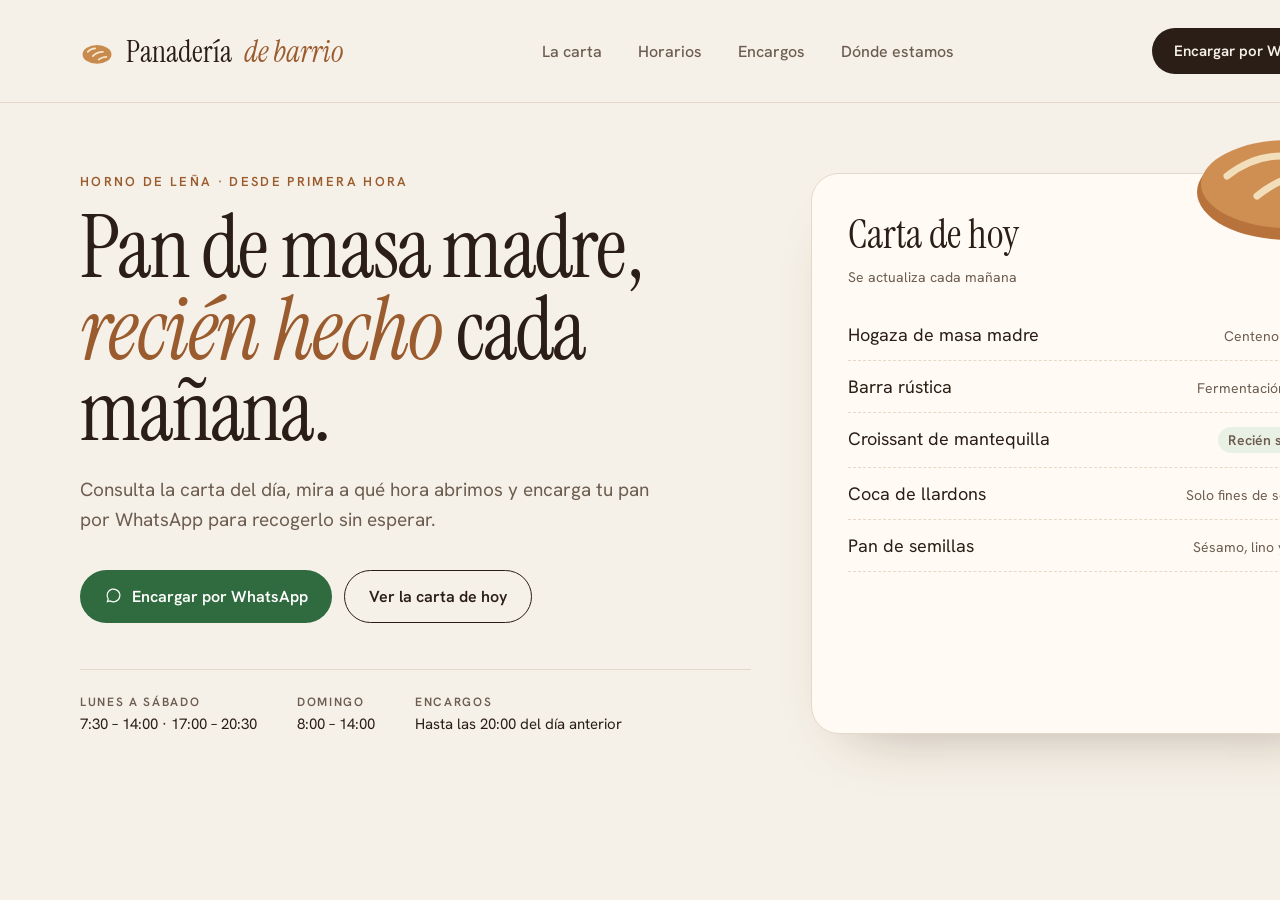
<file: tools/maquetas/panaderia.html>
<!DOCTYPE html><html lang="es"><head><meta charset="utf-8"><title>Concepto · Panadería de barrio</title>
<!-- Maqueta de CONCEPTO para el portfolio de WebCraft Studio (no es un cliente real). Se captura con tools/maquetas/capturar.js -->
<style>
@font-face{font-family:"Instrument Serif";src:url(fonts/instrument-serif-latin-400-normal.woff2)}
@font-face{font-family:"Instrument Serif";font-style:italic;src:url(fonts/instrument-serif-latin-400-italic.woff2)}
@font-face{font-family:"Hanken";src:url(fonts/hanken-grotesk-latin-400-normal.woff2);font-weight:400}
@font-face{font-family:"Hanken";src:url(fonts/hanken-grotesk-latin-500-normal.woff2);font-weight:500}
@font-face{font-family:"Hanken";src:url(fonts/hanken-grotesk-latin-600-normal.woff2);font-weight:600}
:root{--bg:#F6F1E8;--ink:#2A1E16;--muted:#6D5D50;--wheat:#C99A4A;--crust:#9A5B2E;--line:#E4D9C8;--card:#FFFBF4}
*{box-sizing:border-box}body{margin:0;width:1440px;height:900px;background:var(--bg);color:var(--ink);font-family:Hanken,sans-serif;overflow:hidden}
nav{display:flex;align-items:center;justify-content:space-between;padding:28px 80px;border-bottom:1px solid var(--line)}
.brand{font-family:"Instrument Serif";font-size:30px;display:flex;align-items:center;gap:12px}.brand i{color:var(--crust)}
.brand svg{width:34px;height:34px}
.links{display:flex;gap:36px;font-weight:500;color:var(--muted);font-size:16px}
.cta{background:var(--ink);color:var(--bg);padding:13px 22px;border-radius:999px;font-weight:600;font-size:15px}
main{display:grid;grid-template-columns:1.1fr .9fr;gap:60px;padding:70px 80px 0}
.eyebrow{font-size:13px;letter-spacing:.18em;text-transform:uppercase;color:var(--crust);font-weight:600}
h1{font-family:"Instrument Serif";font-weight:400;font-size:86px;line-height:.95;letter-spacing:-.02em;margin:18px 0 22px}
h1 i{color:var(--crust)}
p.lead{font-size:19px;line-height:1.6;color:var(--muted);max-width:30em;margin:0}
.btns{display:flex;gap:12px;margin-top:34px}
.b1{background:#2F6B3F;color:#fff;padding:16px 24px;border-radius:999px;font-weight:600;display:flex;gap:10px;align-items:center}
.b2{border:1px solid var(--ink);padding:15px 24px;border-radius:999px;font-weight:600}
.hours{display:flex;gap:40px;margin-top:46px;padding-top:24px;border-top:1px solid var(--line);font-size:15px}
.hours b{display:block;font-size:12px;letter-spacing:.14em;text-transform:uppercase;color:var(--muted);font-weight:600;margin-bottom:4px}
.menu{background:var(--card);border:1px solid var(--line);border-radius:28px;padding:34px 36px;position:relative;box-shadow:0 30px 60px -40px rgba(60,30,10,.4)}
.menu h2{font-family:"Instrument Serif";font-weight:400;font-size:40px;margin:0 0 6px}
.menu small{color:var(--muted);font-size:14px}
.menu ul{list-style:none;padding:0;margin:22px 0 0}
.menu li{display:flex;justify-content:space-between;align-items:baseline;padding:14px 0;border-bottom:1px dashed var(--line);font-size:18px}
.menu li span{color:var(--muted);font-size:14px}
.tagnew{background:#E9F1E5;color:#2F6B3F;font-size:12px;font-weight:600;padding:4px 10px;border-radius:999px}
.loaf{position:absolute;right:-30px;top:-70px;width:200px}
</style></head><body>
<nav><div class="brand"><svg viewBox="0 0 40 40"><ellipse cx="20" cy="24" rx="17" ry="11" fill="#C98A4E"/><path d="M9 21c3-3 6-4 9-4M15 26c4-4 8-5 12-5M22 30c3-2 6-3 9-3" stroke="#F6E6CC" stroke-width="2" fill="none" stroke-linecap="round"/></svg>Panadería <i>de barrio</i></div>
<div class="links"><span>La carta</span><span>Horarios</span><span>Encargos</span><span>Dónde estamos</span></div><span class="cta">Encargar por WhatsApp</span></nav>
<main><div><div class="eyebrow">Horno de leña · Desde primera hora</div>
<h1>Pan de masa madre, <i>recién hecho</i> cada mañana.</h1>
<p class="lead">Consulta la carta del día, mira a qué hora abrimos y encarga tu pan por WhatsApp para recogerlo sin esperar.</p>
<div class="btns"><span class="b1"><svg width="18" height="18" viewBox="0 0 24 24" fill="none" stroke="#fff" stroke-width="1.6"><path d="M4.5 19.5 5.6 16A8.5 8.5 0 1 1 8.4 18.6Z"/></svg>Encargar por WhatsApp</span><span class="b2">Ver la carta de hoy</span></div>
<div class="hours"><div><b>Lunes a sábado</b>7:30 – 14:00 · 17:00 – 20:30</div><div><b>Domingo</b>8:00 – 14:00</div><div><b>Encargos</b>Hasta las 20:00 del día anterior</div></div></div>
<div class="menu"><svg class="loaf" viewBox="0 0 200 140"><ellipse cx="100" cy="88" rx="92" ry="48" fill="#B8733D"/><ellipse cx="100" cy="80" rx="88" ry="44" fill="#CF8F52"/><path d="M38 72c18-14 36-20 54-20M68 92c22-18 44-24 66-24M104 108c18-12 36-17 54-17" stroke="#F3DEBB" stroke-width="7" fill="none" stroke-linecap="round"/></svg>
<h2>Carta de hoy</h2><small>Se actualiza cada mañana</small>
<ul><li>Hogaza de masa madre <span>Centeno y trigo</span></li><li>Barra rústica <span>Fermentación lenta</span></li><li>Croissant de mantequilla <span class="tagnew">Recién salido</span></li><li>Coca de llardons <span>Solo fines de semana</span></li><li>Pan de semillas <span>Sésamo, lino y pipas</span></li></ul></div></main>
</body></html>
</file>
<file: css/styles.css>
/* =========================================================
   WebCraft Studio — Un solo mundo: el espacio
   Fondo casi negro con estrellas sutiles, un único color de
   acento y un planeta por sección en el lateral.
   ========================================================= */

@font-face { font-family: "Syne"; src: url("../assets/fonts/syne-latin-600-normal.woff2") format("woff2"); font-weight: 600; font-display: swap; }
@font-face { font-family: "Syne"; src: url("../assets/fonts/syne-latin-700-normal.woff2") format("woff2"); font-weight: 700; font-display: swap; }
@font-face { font-family: "Syne"; src: url("../assets/fonts/syne-latin-800-normal.woff2") format("woff2"); font-weight: 800; font-display: swap; }
@font-face { font-family: "Manrope"; src: url("../assets/fonts/manrope-latin-400-normal.woff2") format("woff2"); font-weight: 400; font-display: swap; }
@font-face { font-family: "Manrope"; src: url("../assets/fonts/manrope-latin-500-normal.woff2") format("woff2"); font-weight: 500; font-display: swap; }
@font-face { font-family: "Manrope"; src: url("../assets/fonts/manrope-latin-600-normal.woff2") format("woff2"); font-weight: 600; font-display: swap; }

:root {
  /* Fondo y superficies */
  --bg: #05070F;            /* espacio */
  --surface: #0B0F1C;       /* tarjetas */
  --surface-2: #10152A;
  --line: rgba(200, 212, 240, .11);
  --line-2: rgba(200, 212, 240, .2);
  /* Texto (contraste sobre --bg) */
  --text: #ECEAE6;          /* 16,7:1 */
  --muted: #A3A8B8;         /* 8,5:1 */
  --ink: #10121A;           /* texto sobre botón claro */
  /* Acento único: celeste (11,1:1) o dorado suave (11,9:1) */
  --accent: #22D3EE;
  --accent-soft: rgba(34, 211, 238, .14);
  --success: #8FD6A8;
  --error: #F2A39B;

  --font-display: "Syne", "Arial Black", system-ui, sans-serif;
  --font-body: "Manrope", system-ui, -apple-system, "Segoe UI", sans-serif;

  --radius: 26px;
  --radius-sm: 14px;
  --container: 1200px;
  --header-h: 72px;
  --planet: 300px;          /* tamaño del planeta en ordenador */
  --ease: cubic-bezier(.22, .8, .2, 1);
}
html[data-accent="dorado"] { --accent: #E8C27A; --accent-soft: rgba(232, 194, 122, .14); }

/* ---------- Base ---------- */
*, *::before, *::after { box-sizing: border-box; }
html { -webkit-text-size-adjust: 100%; scroll-padding-top: calc(var(--header-h) + 12px); }
html:not(.has-lenis) { scroll-behavior: smooth; }
body {
  margin: 0; background: var(--bg); color: var(--text);
  font-family: var(--font-body); font-size: 17px; line-height: 1.65;
  -webkit-font-smoothing: antialiased; overflow-x: clip;
}
img, svg, canvas { display: block; max-width: 100%; }
a { color: inherit; text-decoration: none; }
h1, h2, h3 { font-family: var(--font-display); font-weight: 700; line-height: 1.08; margin: 0; letter-spacing: -0.02em; text-wrap: balance; }
p { margin: 0; }
ol, ul { margin: 0; padding: 0; list-style: none; }
button, input, textarea { font: inherit; color: inherit; }
[hidden] { display: none !important; }
:focus-visible { outline: 2px solid var(--accent); outline-offset: 3px; border-radius: 6px; }
::selection { background: var(--accent); color: var(--ink); }
.skip-link { position: absolute; left: 16px; top: -80px; z-index: 300; background: var(--text); color: var(--ink); padding: 12px 18px; border-radius: 10px; font-weight: 600; }
.skip-link:focus { top: 12px; }
.container { position: relative; width: 100%; max-width: var(--container); margin: 0 auto; padding-left: max(20px, env(safe-area-inset-left)); padding-right: max(20px, env(safe-area-inset-right)); }
@media (min-width: 768px) { .container { padding-left: 40px; padding-right: 40px; } }
.container--narrow { max-width: 900px; }
main, footer, .prelaunch, .header { position: relative; z-index: 1; }

/* Fondo: dos capas de estrellas (parallax muy lento) y estrellas fugaces */
.stars { position: fixed; inset: 0; width: 100%; height: 100%; z-index: 0; pointer-events: none; }
.stars-layer { position: fixed; inset: 0; z-index: 0; pointer-events: none; background-repeat: repeat; background-size: 1024px 1024px; will-change: background-position; }
.shooting { position: fixed; inset: 0; width: 100%; height: 100%; z-index: 0; pointer-events: none; }
.fx-canvas { position: fixed; inset: 0; width: 100%; height: 100%; z-index: 60; pointer-events: none; }
html.fx-writing .hl .ch { opacity: 0; }
html.fx-writing .hl .ch.lit { opacity: 1; animation: litup .9s ease-out; }
@keyframes litup { 0% { opacity: 0; color: #fff; text-shadow: 0 0 18px #fff; } 40% { opacity: 1; color: #fff; text-shadow: 0 0 12px rgba(255,255,255,.7); } 100% { text-shadow: none; } }

/* Pre-apertura: mostrar/ocultar */
html.is-open [data-only="pre"], html:not(.is-open) [data-only="open"] { display: none !important; }

.eyebrow { display: inline-flex; align-items: center; gap: 10px; font-size: .78rem; font-weight: 600; letter-spacing: .16em; text-transform: uppercase; color: var(--muted); }
.eyebrow::before { content: ""; width: 22px; height: 1px; background: var(--accent); }
.hl { color: var(--accent); }

/* ---------- Botones ---------- */
.btn {
  position: relative; display: inline-flex; align-items: center; justify-content: center; gap: 10px;
  min-height: 52px; padding: 0 26px; border-radius: 999px; border: 1px solid transparent;
  font-weight: 600; font-size: .98rem; cursor: pointer; white-space: nowrap; overflow: hidden; isolation: isolate;
  transition: background-color .3s var(--ease), border-color .3s var(--ease), color .3s var(--ease), transform .3s var(--ease);
}
.btn svg { width: 18px; height: 18px; transition: transform .35s var(--ease); flex-shrink: 0; }
.btn:hover svg { transform: translateX(3px); }
.btn--primary { background: var(--text); color: var(--ink); }
.btn--primary:hover { background: #fff; }
.btn--ghost { border-color: var(--line-2); color: var(--text); }
.btn--ghost:hover { border-color: var(--accent); }
.btn--sm { min-height: 44px; padding: 0 20px; font-size: .9rem; }
.btn--block { width: 100%; white-space: normal; text-align: center; }
.btn[disabled] { opacity: .55; cursor: not-allowed; }
.link-arrow { display: inline-flex; align-items: center; gap: 6px; min-height: 44px; color: var(--text); font-weight: 600; border-bottom: 1px solid var(--line-2); }
.link-arrow svg { width: 16px; height: 16px; }
.link-arrow:hover { border-color: var(--accent); color: var(--accent); }

/* ---------- Aviso de pre-apertura ---------- */
.prelaunch { border-bottom: 1px solid var(--line); background: rgba(5, 7, 15, .7); font-size: .9rem; }
.prelaunch__inner { display: flex; align-items: center; justify-content: center; gap: 4px 16px; flex-wrap: wrap; padding-block: 8px; text-align: center; }
.prelaunch p { color: var(--muted); }
.prelaunch strong { color: var(--text); font-weight: 600; }
.prelaunch__link { display: inline-flex; align-items: center; gap: 6px; min-height: 44px; color: var(--text); font-weight: 600; text-decoration: underline; text-decoration-color: var(--accent); text-underline-offset: 4px; }
.prelaunch__link svg { width: 15px; height: 15px; }

/* ---------- Cabecera ---------- */
.header { position: sticky; top: 0; z-index: 100; border-bottom: 1px solid transparent; transition: background-color .3s, border-color .3s; }
.header.is-scrolled { background: rgba(5, 7, 15, .78); backdrop-filter: blur(14px); -webkit-backdrop-filter: blur(14px); border-color: var(--line); }
.header__inner { display: flex; align-items: center; justify-content: space-between; gap: 16px; min-height: var(--header-h); }
.logo { position: relative; z-index: 2; display: inline-flex; align-items: center; gap: 10px; min-height: 44px; font-family: var(--font-display); font-weight: 700; font-size: 1.1rem; letter-spacing: -.01em; }
.logo em { font-style: normal; font-weight: 600; color: var(--muted); }
.logo__mark { flex-shrink: 0; }
.logo__edge { stroke: var(--accent); stroke-opacity: .45; }
.header__actions { display: flex; align-items: center; gap: 12px; position: relative; z-index: 2; }
.header__cta { display: none; }
@media (min-width: 768px) { .header__cta { display: inline-flex; } }
.logo span { white-space: nowrap; }
.nav-toggle { display: block; width: 48px; height: 48px; border-radius: 50%; border: 1px solid var(--line-2); background: transparent; cursor: pointer; position: relative; }
.nav-toggle span { position: absolute; left: 14px; right: 14px; height: 1.5px; background: var(--text); transition: transform .3s var(--ease), top .3s var(--ease); }
.nav-toggle span:nth-child(1) { top: 19px; }
.nav-toggle span:nth-child(2) { top: 27px; }
.header.menu-open .nav-toggle span:nth-child(1) { top: 23px; transform: rotate(45deg); }
.header.menu-open .nav-toggle span:nth-child(2) { top: 23px; transform: rotate(-45deg); }
.nav-toggle:hover { border-color: var(--accent); }
.header.menu-open { position: fixed; left: 0; right: 0; top: 0; background: transparent !important; backdrop-filter: none !important; -webkit-backdrop-filter: none !important; border-color: transparent !important; }
.header.menu-open .logo { opacity: 0; pointer-events: none; }

/* ---------- Menú a pantalla completa ---------- */
.nav {
  position: fixed; inset: 0; z-index: 99; overflow-y: auto; overscroll-behavior: contain;
  padding: calc(var(--header-h) + 16px) 0 calc(32px + env(safe-area-inset-bottom));
  background: rgba(5, 7, 15, .94); backdrop-filter: blur(16px); -webkit-backdrop-filter: blur(16px);
  opacity: 0; visibility: hidden; transition: opacity .35s var(--ease), visibility .35s;
}
.nav.is-open { opacity: 1; visibility: visible; }
.nav__inner { display: grid; gap: 24px; align-content: center; min-height: 100%; }
.nav__list { display: grid; grid-template-columns: 1fr; }
.nav__list a { display: grid; grid-template-columns: 34px 1fr; align-items: baseline; gap: 0 12px; min-height: 60px; padding: 12px 0; border-bottom: 1px solid var(--line); }
.nav__n { font-family: var(--font-display); font-size: .85rem; color: var(--accent); }
.nav__name { font-family: var(--font-display); font-weight: 700; font-size: clamp(1.4rem, 3vw, 2.2rem); letter-spacing: -.02em; }
.nav__place { grid-column: 2; color: var(--muted); font-size: .76rem; letter-spacing: .12em; text-transform: uppercase; }
.nav__list a:hover .nav__name, .nav__list a.is-active .nav__name { color: var(--accent); }
.nav .nav__cta { justify-self: stretch; }
@media (min-width: 768px) {
  .nav__list { grid-template-columns: repeat(2, minmax(0, 1fr)); gap: 0 48px; }
  .nav__list a { grid-template-columns: 44px 1fr auto; }
  .nav__place { grid-column: auto; }
  .nav .nav__cta { justify-self: start; }
}

/* ---------- Mapa del viaje lateral (ordenador) ---------- */
.journey { display: none; }
@media (min-width: 1200px) {
  .journey { display: block; position: fixed; left: 22px; top: 50%; transform: translateY(-50%); z-index: 50; }
  .journey ol { position: relative; display: grid; gap: 22px; }
  .journey ol::before { content: ""; position: absolute; left: 5px; top: 6px; bottom: 6px; width: 1px; background: var(--line-2); }
  .journey a { position: relative; display: flex; align-items: center; gap: 12px; min-height: 12px; }
  .journey__dot { width: 11px; height: 11px; border-radius: 50%; background: var(--bg); border: 1px solid var(--line-2); transition: background-color .3s, border-color .3s, transform .3s var(--ease); }
  .journey__label { position: absolute; left: 22px; white-space: nowrap; font-size: .78rem; color: var(--muted); background: rgba(5,7,15,.85); padding: 4px 10px; border-radius: 999px; opacity: 0; transform: translateX(-4px); transition: opacity .25s, transform .25s; pointer-events: none; }
  .journey a:hover .journey__label, .journey a:focus-visible .journey__label { opacity: 1; transform: none; }
  .journey a.is-active .journey__dot { background: var(--accent); border-color: var(--accent); transform: scale(1.15); box-shadow: 0 0 0 4px var(--accent-soft); }
}

/* ---------- Planetas ---------- */
.planet-slot { position: relative; pointer-events: none; z-index: 0; }
.planet { display: block; width: 100%; height: 100%; opacity: 0; transition: opacity .6s var(--ease); will-change: transform; }
.planet.is-on { opacity: 1; }
.planet-slot--still { background-size: contain; background-repeat: no-repeat; background-position: center; }
/* Girar arrastrando (horizontal); el scroll vertical sigue funcionando */
.planet { pointer-events: auto; touch-action: pan-y; cursor: grab; }
.planet.is-drag { cursor: grabbing; }
/* Móvil y tableta: entre secciones, alternando lados, tamaños distintos */
.planet-slot { --ps: 150px; width: var(--ps); height: var(--ps); margin: 0 -40px 20px auto; }
.planet-slot--left { margin: 0 auto 20px -40px; }
.planet-slot[data-planet="earth"] { --ps: 180px; }
.planet-slot[data-planet="moon"] { --ps: 110px; }
.planet-slot[data-planet="mars"] { --ps: 130px; }
.planet-slot[data-planet="jupiter"] { --ps: 190px; }
.planet-slot[data-planet="saturn"] { --ps: 190px; }
.planet-slot[data-planet="neptune"] { --ps: 140px; }
.planet-slot[data-planet="sun"] { --ps: 190px; }
.hero .planet-slot { margin-top: 8px; }
@media (min-width: 768px) {
  .planet-slot { width: calc(var(--ps) * 1.3); height: calc(var(--ps) * 1.3); margin-right: -50px; }
  .planet-slot--left { margin-left: -50px; margin-right: auto; }
}
/* Ordenador: en los laterales (alternando), cortados por el borde, a distinta altura y tamaño */
@media (min-width: 1024px) {
  .planet-slot { position: absolute; top: var(--pt, 24px); right: calc(var(--planet) * -0.32); width: var(--planet); height: var(--planet); margin: 0; }
  .planet-slot--left { right: auto; left: calc(var(--planet) * -0.6); }
  .planet-slot[data-planet="mars"] { --planet: 270px; --pt: 50px; }
  .planet-slot[data-planet="jupiter"] { --planet: 380px; --pt: -40px; }
  .planet-slot[data-planet="saturn"] { --planet: 360px; --pt: 10px; right: calc(var(--planet) * -0.26); }
  .planet-slot[data-planet="neptune"] { --planet: 250px; --pt: 70px; }
  .planet-slot--hero { top: 6%; --planet: clamp(340px, 30vw, 460px); right: calc(var(--planet) * -0.28); }
  .planet-slot--slide { top: -200px; --planet: 220px; }
  .planet-slot--slide.planet-slot--left { left: calc(var(--planet) * -0.45); }
  .contact { padding-top: calc(var(--planet) * 1.22); }
  .contact .planet-slot--sun { top: -80px; --planet: 320px; right: calc(var(--planet) * -0.3); }
}

/* ---------- Inicio ---------- */
.hero { position: relative; padding: clamp(24px, 6vh, 72px) 0 clamp(56px, 9vh, 104px); overflow-x: clip; }
.hero__title { font-size: clamp(2.4rem, 9vw, 4.9rem); font-weight: 800; line-height: 1.08; letter-spacing: -.035em; margin: 20px 0 24px; padding-bottom: .06em; max-width: 13.5ch; }
.hero__lead { color: var(--muted); font-size: clamp(1.05rem, 1.5vw, 1.2rem); max-width: 34em; }
.hero__actions { display: flex; gap: 12px; flex-wrap: wrap; margin-top: 32px; }
.hero__meta { display: flex; flex-wrap: wrap; gap: 14px 40px; margin-top: clamp(40px, 6vw, 64px); padding-top: 22px; border-top: 1px solid var(--line); font-size: .95rem; max-width: 680px; }
.hero__meta li { display: flex; flex-direction: column; gap: 2px; }
.hero__meta span { font-size: .74rem; letter-spacing: .14em; text-transform: uppercase; color: var(--muted); }
.hero__meta b { font-weight: 500; }
@media (min-width: 1024px) { .hero .container > * { max-width: 780px; } .hero__title { max-width: 13ch; } }

/* Títulos animados por líneas: margen para que no se recorten letras */
.line-mask { padding: .06em 0 .14em; margin: -.06em 0 -.14em; }

/* ---------- Logo: estrellas que titilan y estrellas fugaces dentro de la W ---------- */
.lg-star { animation: lgTwinkle 3.2s ease-in-out infinite; }
.lg-star--b { animation-duration: 4.4s; animation-delay: -1.3s; }
.lg-star--c { animation-duration: 2.6s; animation-delay: -.7s; }
@keyframes lgTwinkle { 0%, 100% { opacity: .9; } 50% { opacity: .25; } }
.lg-shoot { opacity: 0; animation: lgShoot 5.5s cubic-bezier(.3,.1,.6,1) infinite .8s; }
.lg-shoot--2 { animation: lgShoot2 8.5s cubic-bezier(.3,.1,.6,1) infinite 3.6s; }
@keyframes lgShoot { 0% { opacity: 0; transform: translate(4px, 10px); } 4%, 22% { opacity: 1; } 28%, 100% { opacity: 0; transform: translate(70px, 44px); } }
@keyframes lgShoot2 { 0% { opacity: 0; transform: translate(14px, 2px); } 4%, 20% { opacity: 1; } 26%, 100% { opacity: 0; transform: translate(62px, 46px); } }

/* ---------- Diapositiva (metal líquido) ---------- */
.slide { position: relative; }
.hero, .section, .slide { overflow-x: clip; }
.slide__pin { padding: 2vh 0; }
.slide__card {
  position: relative; margin: 0 auto; overflow: hidden; border-radius: var(--radius);
  aspect-ratio: 3 / 4; width: min(100%, calc((100svh - var(--header-h) - 48px) * 3 / 4));
  background: radial-gradient(90% 70% at 50% 45%, #0E1426, #05070F 75%);
  border: 1px solid var(--line);
}
@media (min-width: 768px) { .slide__card { aspect-ratio: 16 / 9; width: min(100%, 1120px, calc((100svh - var(--header-h) - 48px) * 16 / 9)); } }
.slide__canvas, .slide__still, .slide__still img { position: absolute; inset: 0; width: 100%; height: 100%; object-fit: cover; }
.slide__still { display: none; }
.slide.is-static .slide__still { display: block; }
.slide.is-static .slide__canvas { display: none; }
/* Pantalla del portátil: logo real en HTML, se enciende al final del scroll */
.slide__screen { position: absolute; z-index: 2; display: flex; flex-direction: column; align-items: center; justify-content: center; gap: .7em; opacity: 0; pointer-events: none; text-align: center; }
.slide__screen::after { content: ""; position: absolute; inset: 0; background: linear-gradient(118deg, rgba(255,255,255,.055) 0%, rgba(255,255,255,.018) 38%, transparent 38.2%); pointer-events: none; }
.slide__screen svg { width: 3.6em; height: 3.6em; filter: drop-shadow(0 0 1.2em var(--accent-soft)); }
.slide__screen span { font-family: var(--font-display); font-weight: 700; font-size: 1.35em; letter-spacing: -.01em; color: var(--text); white-space: nowrap; }
.slide__screen em { font-style: normal; font-weight: 600; color: var(--muted); }
/* Móvil en horizontal: la diapositiva también se pone horizontal */
@media (max-width: 767px) and (orientation: landscape) {
  .slide__card { aspect-ratio: 16 / 9; width: min(100%, calc((100svh - var(--header-h) - 24px) * 16 / 9)); }
  .slide__captions { font-size: 1rem; bottom: 26px; }
}
.slide__captions { position: absolute; left: clamp(20px, 3vw, 40px); right: 20px; bottom: clamp(32px, 4vw, 52px); min-height: 2.6em; color: var(--text); font-family: var(--font-display); font-weight: 700; font-size: clamp(1.15rem, 2.4vw, 1.8rem); letter-spacing: -.02em; line-height: 1.2; }
.slide__caption { position: absolute; left: 0; bottom: 0; right: 0; opacity: 0; transform: translateY(10px); transition: opacity .5s var(--ease), transform .5s var(--ease); }
.slide__caption.is-active { opacity: 1; transform: none; }
html:not(.motion) .slide__caption { position: static; opacity: 1; transform: none; display: block; }
.slide__progress { position: absolute; left: clamp(20px, 3vw, 40px); right: clamp(20px, 3vw, 40px); bottom: 16px; height: 2px; background: var(--line); border-radius: 2px; overflow: hidden; }
.slide__progress span { display: block; height: 100%; width: 100%; background: var(--accent); transform-origin: left; transform: scaleX(0); }
html:not(.motion) .slide__progress { display: none; }

/* ---------- Secciones ---------- */
.section { position: relative; padding: clamp(72px, 11vw, 140px) 0; }
@media (min-width: 1024px) { .section { padding-top: calc(var(--planet) * .78); } }
.section__head { margin-bottom: clamp(36px, 5vw, 64px); max-width: 780px; }
.section__head h2, .contact h2 { font-size: clamp(1.9rem, 3.8vw, 3rem); font-weight: 800; letter-spacing: -.03em; line-height: 1.12; margin-top: 16px; }
.section__sub { color: var(--muted); margin-top: 18px; font-size: 1.08rem; max-width: 36em; }

/* Servicios */
.services { border-top: 1px solid var(--line); }
.service { display: grid; grid-template-columns: 1fr; gap: 6px; padding: 26px 0; border-bottom: 1px solid var(--line); }
.service__num { font-family: var(--font-display); font-weight: 600; color: var(--accent); font-size: .95rem; }
.service h3 { font-size: clamp(1.3rem, 2.3vw, 1.8rem); }
.service p { color: var(--muted); max-width: 40em; }
@media (min-width: 768px) {
  .service { grid-template-columns: 64px minmax(0, 1fr) minmax(0, 1.2fr); gap: 10px 36px; align-items: baseline; padding: 32px 0; }
}

/* Proceso */
.steps { display: grid; grid-template-columns: 1fr; }
.step { position: relative; padding: 24px 0 24px 80px; border-top: 1px solid var(--line); }
/* Número plateado con un destello de estrella (sin círculo) */
.step__num {
  position: absolute; left: 0; top: 20px; font-family: var(--font-display); font-weight: 700; font-size: 3.1rem; line-height: 1;
  color: #DCE3EE; text-shadow: 0 1px 0 rgba(255,255,255,.35), 0 0 18px rgba(34,211,238,.18);
}
.step__star {
  position: absolute; right: -16px; top: -12px; width: 22px; height: 22px; color: var(--accent);
  filter: drop-shadow(0 0 4px var(--accent)) drop-shadow(0 0 10px rgba(34,211,238,.45));
  animation: stepTwinkle 4.5s ease-in-out infinite; transform-origin: center;
}
.step:nth-child(2) .step__star { animation-delay: -1.1s; }
.step:nth-child(3) .step__star { animation-delay: -2.3s; }
.step:nth-child(4) .step__star { animation-delay: -3.4s; }
@keyframes stepTwinkle { 0%, 100% { opacity: 1; transform: scale(1) rotate(0deg); } 50% { opacity: .55; transform: scale(.78) rotate(12deg); } }
.step h3 { font-size: 1.3rem; margin-bottom: 8px; }
.step p { color: var(--muted); }
/* Disposición de los pasos con su mini web: css/proceso.css */

/* Proyectos */
.projects { display: grid; grid-template-columns: 1fr; gap: 20px; }
.project { border: 1px solid var(--line); border-radius: var(--radius); overflow: hidden; background: var(--surface); display: flex; flex-direction: column; }
.project__media { position: relative; overflow: hidden; aspect-ratio: 16 / 10; background: var(--surface-2); }
.project__media picture { display: contents; }
.project--real .project__media { aspect-ratio: 1600 / 941; } /* la captura entera, sin recortar */
.project__media img { width: 100%; height: 100%; object-fit: cover; object-position: top; transition: transform 1.2s var(--ease); }
.project:hover .project__media img { transform: scale(1.03); }
.project__pending { position: absolute; inset: 0; display: grid; place-content: center; gap: 8px; text-align: center; padding: 20px; border: 1px dashed var(--line-2); border-radius: inherit; }
.project__pending span { font-family: var(--font-display); font-weight: 700; font-size: 1.6rem; }
.project__pending small { color: var(--accent); font-size: .85rem; letter-spacing: .04em; }
.project__body { padding: clamp(22px, 3vw, 36px); display: flex; flex-direction: column; align-items: flex-start; gap: 10px; }
.project h3 { font-size: clamp(1.35rem, 2.3vw, 1.9rem); }
.project p { color: var(--muted); }
.tag { display: inline-block; padding: 5px 12px; border-radius: 999px; border: 1px solid var(--line-2); font-size: .74rem; font-weight: 600; letter-spacing: .12em; text-transform: uppercase; color: var(--muted); }
.tag--real { border-color: var(--accent); color: var(--accent); }
@media (min-width: 768px) {
  .projects { grid-template-columns: repeat(2, minmax(0, 1fr)); gap: 24px; }
  .project--real { grid-column: 1 / -1; display: grid; grid-template-columns: 1.35fr 1fr; }
  .project--real .project__media { aspect-ratio: auto; min-height: 340px; }
  .project--real .project__body { justify-content: center; }
}

/* Preguntas */
.faq { border-top: 1px solid var(--line); }
.faq__item { border-bottom: 1px solid var(--line); }
.faq__item summary { list-style: none; cursor: pointer; display: flex; align-items: center; justify-content: space-between; gap: 20px; min-height: 64px; padding: 20px 0; font-family: var(--font-display); font-weight: 600; font-size: clamp(1.05rem, 2vw, 1.3rem); }
.faq__item summary::-webkit-details-marker { display: none; }
.faq__item summary::after { content: ""; flex-shrink: 0; width: 12px; height: 12px; border-right: 1.5px solid var(--accent); border-bottom: 1.5px solid var(--accent); transform: rotate(45deg) translate(-3px, -3px); transition: transform .3s var(--ease); }
.faq__item[open] summary::after { transform: rotate(225deg) translate(-3px, -3px); }
.faq__body p { color: var(--muted); padding-bottom: 24px; max-width: 42em; }

/* Contacto */
.contact__grid { display: grid; grid-template-columns: 1fr; gap: 40px; align-items: start; }
@media (min-width: 960px) { .contact__grid { grid-template-columns: 1fr 1fr; gap: clamp(40px, 6vw, 96px); } }
.contact__lead { color: var(--muted); margin-top: 20px; font-size: 1.08rem; max-width: 30em; }
.socials { display: grid; gap: 10px; margin-top: 32px; max-width: 420px; }
.social { display: flex; align-items: center; gap: 16px; min-height: 64px; padding: 12px 18px; border: 1px solid var(--line); border-radius: var(--radius-sm); background: var(--surface); transition: border-color .3s; }
.social:hover { border-color: var(--accent); }
.social svg, .footer__social svg { width: 24px; height: 24px; color: var(--accent); flex-shrink: 0; }
.social span { display: flex; flex-direction: column; line-height: 1.3; }
.social small { color: var(--muted); font-size: .78rem; letter-spacing: .1em; text-transform: uppercase; }
.social b { font-weight: 600; word-break: break-all; }
.form { background: var(--surface); border: 1px solid var(--line); border-radius: var(--radius); padding: clamp(22px, 3.4vw, 40px); display: grid; gap: 20px; }
.field { display: grid; gap: 8px; }
.field label { font-size: .92rem; font-weight: 600; }
.opt { color: var(--muted); font-weight: 400; }
.field input, .field textarea { width: 100%; min-height: 52px; padding: 13px 16px; font-size: 16px; background: var(--bg); border: 1px solid var(--line-2); border-radius: 12px; transition: border-color .2s, box-shadow .2s; }
.field textarea { resize: vertical; min-height: 120px; }
.field input::placeholder { color: #7E8394; }
.field input:focus, .field textarea:focus { outline: none; border-color: var(--accent); box-shadow: 0 0 0 3px var(--accent-soft); }
.field input:disabled, .field textarea:disabled, .check input:disabled { opacity: .55; cursor: not-allowed; }
.field.has-error input, .field.has-error textarea { border-color: var(--error); }
.field__error { color: var(--error); font-size: .85rem; }
.hp { position: absolute; left: -9999px; width: 1px; height: 1px; overflow: hidden; }
.check { display: flex; gap: 12px; align-items: flex-start; color: var(--muted); font-size: .92rem; cursor: pointer; }
.check input { width: 22px; height: 22px; margin: 1px 0 0; accent-color: var(--accent); flex-shrink: 0; cursor: pointer; }
.check a { color: var(--text); text-decoration: underline; text-underline-offset: 3px; }
.check.has-error { color: var(--error); }
.form__note { color: var(--muted); font-size: .9rem; text-align: center; }
.form__status { min-height: 1.5em; font-size: .95rem; }
.form__status:empty { display: none; }
.form__status.is-success { color: var(--success); }
.form__status.is-error { color: var(--error); }

/* Aviso al pulsar "Avísame cuando abráis" con el formulario aún desactivado */
.contact-alt { align-content: start; text-align: center; }
.contact-alt__title { font-family: var(--font-display); font-weight: 700; font-size: 1.3rem; }
.contact-alt__text { color: var(--muted); }
.contact-alt__actions { display: grid; gap: 12px; }
.contact-alt__actions:not(:has(a:not([hidden]))) { display: none; }
.form.is-attention { animation: attention 1.6s var(--ease); }
@keyframes attention { 0%, 100% { box-shadow: 0 0 0 0 transparent; border-color: var(--line); } 25% { box-shadow: 0 0 0 4px var(--accent-soft); border-color: var(--accent); } }

/* ---------- Pie ---------- */
.footer { position: relative; border-top: 1px solid var(--line); padding: clamp(48px, 7vw, 80px) 0 calc(32px + env(safe-area-inset-bottom)); background: rgba(5, 7, 15, .6); }
.footer__brand { font-family: var(--font-display); font-weight: 700; font-size: clamp(1.4rem, 3vw, 2rem); letter-spacing: -.02em; }
.footer__brand span { display: block; margin-top: 6px; font-family: var(--font-body); font-weight: 500; font-size: 1rem; letter-spacing: 0; color: var(--muted); }
.footer__brand i { display: none; font-style: normal; }
@media (min-width: 768px) { .footer__brand span { display: inline; margin: 0; } .footer__brand i { display: inline; } }
.footer__row { display: flex; justify-content: space-between; align-items: center; gap: 16px 24px; flex-wrap: wrap; margin-top: 28px; }
.footer__nav { display: flex; flex-wrap: wrap; gap: 0 24px; }
.footer__nav a, .footer__legal a { display: inline-flex; align-items: center; min-height: 44px; color: var(--muted); font-size: .95rem; }
.footer__nav a:hover, .footer__legal a:hover { color: var(--text); }
.footer__social { display: flex; gap: 8px; }
.footer__social a { display: grid; place-items: center; width: 48px; height: 48px; border: 1px solid var(--line); border-radius: 50%; }
.footer__social a:hover { border-color: var(--accent); }
.footer__bottom { display: flex; justify-content: space-between; gap: 12px; flex-wrap: wrap; align-items: center; margin-top: 24px; padding-top: 20px; border-top: 1px solid var(--line); color: var(--muted); font-size: .88rem; }
.footer__legal { display: flex; gap: 24px; }

/* ---------- Cursor (solo ordenador) ---------- */
.cursor { display: none; }
@media (hover: hover) and (pointer: fine) {
  html.has-cursor .cursor { display: block; position: fixed; left: 0; top: 0; z-index: 400; pointer-events: none; }
  .cursor__ring { position: absolute; left: -16px; top: -16px; width: 32px; height: 32px; border-radius: 50%; border: 1px solid rgba(236, 234, 230, .4); transition: transform .35s var(--ease), border-color .35s, opacity .3s; }
  .cursor.is-link .cursor__ring { transform: scale(1.6); border-color: var(--accent); }
  .cursor.is-hidden .cursor__ring { opacity: 0; }
}

@media (min-width: 768px) { :root { --header-h: 76px; } }

@media (prefers-reduced-motion: reduce) {
  .step__star { animation: none; }
  *, *::before, *::after { animation-duration: .01ms !important; animation-iteration-count: 1 !important; transition-duration: .01ms !important; scroll-behavior: auto !important; }
}
</file>
<file: css/espacial.css>
/* =========================================================
   WebCraft Studio — UI espacial (prueba)
   Paneles de cristal que flotan en el espacio, con profundidad
   y una ligera inclinación 3D al mover el ratón, el dedo o al hacer scroll.
   Se apoya en js/espacial.js. Para quitarlo: borrar este archivo y el script.
   ========================================================= */

/* Escenario con perspectiva para que las tarjetas giren en 3D */
.services, .projects, .contact__grid { perspective: 1200px; }

/* ---------- Panel de cristal ---------- */
.glass {
  position: relative;
  border: 1px solid rgba(200, 212, 240, .12);
  border-top-color: rgba(255, 255, 255, .2);
  border-radius: 22px;
  background:
    linear-gradient(160deg, rgba(255, 255, 255, .075), rgba(255, 255, 255, .015) 42%, rgba(16, 21, 42, .3)),
    rgba(11, 15, 28, .42);
  -webkit-backdrop-filter: blur(16px) saturate(140%);
  backdrop-filter: blur(16px) saturate(140%);
  box-shadow:
    inset 0 1px 0 rgba(255, 255, 255, .07),
    0 34px 60px -28px rgba(0, 0, 0, .9),
    0 14px 30px -18px rgba(34, 211, 238, .14);
  transform-style: preserve-3d;
  will-change: rotate;
}
/* Reflejo que sigue al ratón o al dedo */
.glass::after {
  content: ""; position: absolute; inset: 0; border-radius: inherit; pointer-events: none;
  background: radial-gradient(420px circle at var(--gx, 30%) var(--gy, 0%), rgba(255, 255, 255, .1), transparent 60%);
  opacity: var(--glare, .55); transition: opacity .4s;
}
/* Móviles lentos: sin difuminado (pesa), fondo algo más opaco */
.lite .glass { -webkit-backdrop-filter: none; backdrop-filter: none; background: rgba(13, 18, 33, .92); }

/* Entrada: llegan desde el fondo, inclinadas, y se enderezan */
.space-in { rotate: 1 0 0 16deg; scale: .94; opacity: .001; transition: rotate 1.1s cubic-bezier(.16, 1, .3, 1), scale 1.1s cubic-bezier(.16, 1, .3, 1), opacity .8s; }
.space-in.is-in { rotate: 1 0 0 0deg; scale: 1; opacity: 1; }
.space-in.is-in.is-live { transition: opacity .8s; }

/* ---------- Servicios: tarjetas flotantes ---------- */
.services { border-top: 0; display: grid; gap: 14px; }
.service.glass { border-bottom: 1px solid rgba(200, 212, 240, .12); padding: 24px 22px; }
@media (min-width: 768px) { .service.glass { padding: 30px 34px; } }

/* ---------- Proyecto: ventana de navegador flotante ---------- */
.project.glass { overflow: hidden; }
.browserbar {
  display: flex; align-items: center; gap: 7px; padding: 10px 14px;
  background: rgba(255, 255, 255, .045); border-bottom: 1px solid rgba(200, 212, 240, .1);
}
.browserbar i { width: 10px; height: 10px; border-radius: 50%; background: rgba(255, 255, 255, .18); }
.browserbar i:nth-child(1) { background: #FF5F57; } .browserbar i:nth-child(2) { background: #FEBC2E; } .browserbar i:nth-child(3) { background: #28C840; }
.browserbar span {
  flex: 1; margin-left: 8px; padding: 4px 12px; border-radius: 999px; background: rgba(0, 0, 0, .28);
  color: var(--muted); font-size: .75rem; text-align: center; white-space: nowrap; overflow: hidden; text-overflow: ellipsis;
}
.project__media.has-bar { aspect-ratio: auto; }
.project__media.has-bar img { aspect-ratio: 1600 / 941; height: auto; }
/* sombra en el "suelo" que hace que la ventana parezca flotar */
.float-wrap { position: relative; grid-column: 1 / -1; }
.float-wrap::after {
  content: ""; position: absolute; left: 12%; right: 12%; bottom: -46px; height: 34px; border-radius: 50%;
  background: radial-gradient(closest-side, rgba(0, 0, 0, .75), transparent); filter: blur(6px); pointer-events: none;
  animation: floatShadow 6s ease-in-out infinite;
}
.float-wrap > .glass { animation: floatBob 6s ease-in-out infinite; }
@keyframes floatBob { 0%, 100% { translate: 0 0; } 50% { translate: 0 -8px; } }
@keyframes floatShadow { 0%, 100% { transform: scale(1); opacity: .9; } 50% { transform: scale(.9); opacity: .6; } }
.projects { padding-bottom: 40px; }

/* ---------- Contacto ---------- */
.form.glass { border-radius: 22px; }

@media (prefers-reduced-motion: reduce) {
  .space-in { rotate: none; scale: none; opacity: 1; transition: none; }
  .float-wrap > .glass, .float-wrap::after { animation: none; }
}

/* ---------- Planetas con sorpresa (js/sorpresas.js) ---------- */
.planet-msg {
  position: fixed; z-index: 120; left: 16px; right: 16px; bottom: 16px; max-width: 380px; margin-left: auto;
  padding: 22px 22px 20px; border-radius: 22px; color: var(--text);
  border: 1px solid rgba(200, 212, 240, .14); border-top-color: rgba(255, 255, 255, .24);
  background: linear-gradient(160deg, rgba(255, 255, 255, .09), rgba(255, 255, 255, .02) 45%, rgba(16, 21, 42, .4)), rgba(11, 15, 28, .72);
  -webkit-backdrop-filter: blur(18px) saturate(150%); backdrop-filter: blur(18px) saturate(150%);
  box-shadow: inset 0 1px 0 rgba(255, 255, 255, .08), 0 40px 70px -30px rgba(0, 0, 0, .95), 0 0 40px -12px var(--glow, rgba(34, 211, 238, .35));
  opacity: 0; translate: 0 24px; scale: .96; transition: opacity .35s, translate .5s cubic-bezier(.16, 1, .3, 1), scale .5s cubic-bezier(.16, 1, .3, 1);
}
.planet-msg.is-open { opacity: 1; translate: 0 0; scale: 1; }
.planet-msg[data-planet="sun"] { --glow: rgba(255, 170, 60, .45); }
.planet-msg[data-planet="neptune"] { --glow: rgba(80, 130, 255, .45); }
.planet-msg__from { font-size: .72rem; font-weight: 600; letter-spacing: .16em; text-transform: uppercase; color: var(--accent); margin-bottom: 8px; padding-right: 36px; }
.planet-msg[data-planet="sun"] .planet-msg__from { color: #FFC56B; }
.planet-msg[data-planet="neptune"] .planet-msg__from { color: #8FB3FF; }
.planet-msg__title { font-family: var(--font-display); font-weight: 700; font-size: 1.25rem; line-height: 1.25; outline: none; }
.planet-msg__text { color: var(--muted); margin-top: 8px; }
.planet-msg__actions { display: flex; flex-wrap: wrap; gap: 10px; margin-top: 16px; }
.planet-msg__actions .btn svg { width: 18px; height: 18px; }
.planet-msg__close { position: absolute; top: 12px; right: 12px; width: 40px; height: 40px; border-radius: 50%; border: 1px solid var(--line-2); background: transparent; color: var(--text); font-size: 1.4rem; line-height: 1; cursor: pointer; }
.planet-msg__close:hover { border-color: var(--accent); }
@media (min-width: 768px) { .planet-msg { left: auto; right: 28px; bottom: 28px; } }

.hint {
  display: block; margin: 18px 0 4px; padding: 0; border: 0; background: none; cursor: pointer;
  color: var(--muted); font: inherit; font-size: .95rem; text-align: left; text-decoration: underline; text-decoration-color: rgba(34, 211, 238, .45); text-underline-offset: 4px;
}
.hint svg { display: inline-block; vertical-align: -2px; color: var(--accent); filter: drop-shadow(0 0 4px var(--accent)); }
.hint:hover { color: var(--text); }
.footer__ps { color: var(--muted); font-size: .9rem; font-style: italic; margin-top: 6px; }
/* Planetas interactivos (Saturno, Neptuno y el Sol): botón que contiene el lienzo */
.planet-btn { display: block; width: 100%; height: 100%; padding: 0; border: 0; border-radius: 50%; background: none; color: inherit; cursor: pointer; pointer-events: auto; position: relative; }
.planet-btn .planet { cursor: pointer; }
/* Al pulsar la pista, el Sol "late" una vez para que lo veas */
.planet-slot--sun.is-called::after { content: ""; position: absolute; inset: 8%; border-radius: 50%; pointer-events: none; box-shadow: 0 0 0 2px rgba(255, 200, 110, .7); animation: sunCall 1.6s .6s ease-out 2 both; }
@keyframes sunCall { 0% { opacity: 0; transform: scale(.9); } 30% { opacity: 1; } 100% { opacity: 0; transform: scale(1.35); } }
.planet-btn:focus-visible { outline: 2px solid var(--accent); outline-offset: 8px; }
/* La pista se "escribe" cuando choca la estrella fugaz */
.hint.is-hidden { -webkit-mask-image: linear-gradient(90deg, #000 var(--rv, -12%), transparent calc(var(--rv, -12%) + 12%)); mask-image: linear-gradient(90deg, #000 var(--rv, -12%), transparent calc(var(--rv, -12%) + 12%)); }
.hint-fx { position: fixed; inset: 0; width: 100%; height: 100%; pointer-events: none; z-index: 60; }

@media (prefers-reduced-motion: reduce) { .planet-msg { transition: none; translate: none; scale: none; } }
</file>
<file: css/proceso.css>
/* =========================================================
   WebCraft Studio — "Cómo trabajamos" con mini web de ejemplo (js/proceso.js)
   Móvil: la mini web va debajo del texto de cada paso.
   Ordenador: texto a la izquierda y mini web a la derecha, paso a paso.
   ========================================================= */
@font-face { font-family: "Caveat"; src: url("../assets/fonts/caveat-latin-600-normal.woff2") format("woff2"); font-weight: 600; font-display: swap; }

.mini {
  position: relative; margin: 20px 0 4px -80px; width: calc(100% + 80px); max-width: 520px;
  aspect-ratio: 320 / 200; border-radius: 16px; overflow: hidden; isolation: isolate;
  border: 1px solid rgba(200, 212, 240, .12);
  box-shadow: 0 30px 50px -30px rgba(0, 0, 0, .9), 0 10px 30px -20px rgba(34, 211, 238, .18);
  background: #070A16;
}
.mini:empty { display: none; }
.mini__svg { display: block; width: 100%; height: 100%; }
.mini__fx { position: absolute; inset: 0; width: 100%; height: 100%; pointer-events: none; }

/* Textos de la mini web */
.mini text { font-family: var(--font-body); }
.mw-logo { font-family: var(--font-display) !important; font-weight: 700; font-size: 11px; fill: #F1F4FA; }
.mw-nav { font-size: 7px; font-weight: 600; fill: #9AA6BF; }
.mw-h1 { font-family: var(--font-display) !important; font-weight: 700; font-size: 14.5px; fill: #F1F4FA; }
.mw-p { font-size: 7px; fill: #9AA6BF; }
.mw-btn { font-size: 7px; font-weight: 700; fill: #05070F; text-anchor: middle; }
.mw-card { font-size: 7.5px; font-weight: 600; fill: #F1F4FA; }
.mw-url { font-size: 6.5px; fill: #AEB7CB; }
/* La zapatilla flota sobre el pedestal */
.mw-float { animation: mwFloat 4.5s ease-in-out infinite; }
.mw-shadow { transform-box: fill-box; transform-origin: center; animation: mwShadow 4.5s ease-in-out infinite; }
@keyframes mwFloat { 0%, 100% { translate: 0 1.5px; } 50% { translate: 0 -3.5px; } }
@keyframes mwShadow { 0%, 100% { transform: scale(1); opacity: 1; } 50% { transform: scale(.82); opacity: .6; } }
.mw-note { font-family: "Caveat", "Segoe Print", "Bradley Hand", cursive !important; font-weight: 600; fill: rgb(47, 91, 208); }
.mw-label text { font-size: 5.6px; font-weight: 600; letter-spacing: .12em; fill: rgba(142, 235, 250, .85); }

/* Brillo holográfico al terminar el paso 4 (una vez) */
.mini__holo {
  position: absolute; inset: 0; pointer-events: none; opacity: 0; mix-blend-mode: screen;
  background: linear-gradient(115deg, transparent 30%, rgba(34, 211, 238, .28) 42%, rgba(255, 150, 235, .22) 50%, rgba(150, 190, 255, .28) 58%, transparent 70%);
  background-size: 260% 100%; background-position: 120% 0;
}
.mini.is-shine .mini__holo { animation: miniHolo 1.6s .15s cubic-bezier(.4, 0, .2, 1) both; }
@keyframes miniHolo { 0% { opacity: 0; background-position: 120% 0; } 15% { opacity: 1; } 85% { opacity: 1; } 100% { opacity: 0; background-position: -20% 0; } }

.steps__note { margin-top: 18px; color: var(--muted); font-size: .85rem; }

@media (min-width: 560px) { .mini { margin-left: 0; width: 100%; } }

/* Ordenador y tablet horizontal: texto | mini web */
@media (min-width: 900px) {
  .steps { grid-template-columns: 1fr; }
  .step {
    display: grid; grid-template-columns: minmax(0, .85fr) minmax(0, 1.15fr); grid-template-rows: auto 1fr;
    column-gap: clamp(32px, 5vw, 72px); align-items: start; padding: 44px 0 44px 96px;
  }
  .step__num { top: 40px; font-size: 3.6rem; }
  .step h3 { grid-column: 1; grid-row: 1; margin-top: 6px; }
  .step p { grid-column: 1; grid-row: 2; max-width: 34ch; }
  .mini { grid-column: 2; grid-row: 1 / span 2; margin: 0; width: 100%; max-width: 560px; justify-self: end; }
}

/* ---------- Diapositiva: la sección se queda fija y se ve un paso cada vez (con movimiento) ---------- */
.mini-stage, .proc-dots { display: none; }
.mini-scrub .step .mini { display: none; }
/* largo del recorrido: 4 tramos de 28 % de pantalla. La diapositiva mide lo que su contenido y se queda
   centrada bajo la cabecera (--proc-top lo calcula js/proceso.js), así al terminar no deja un hueco vacío */
/* el recorrido es un bloque vacío al final (un elemento fijo con sticky no entra en el relleno de su caja) */
.mini-scrub .steps-wrap::after { content: ""; display: block; height: calc(4 * 28svh); }
.mini-scrub .proc-stage {
  position: sticky; top: var(--proc-top, 90px);
  display: flex; flex-direction: column; gap: clamp(14px, 3svh, 28px); padding: 4px 0 10px;
}
.mini-scrub #proceso { padding-bottom: clamp(12px, 3vw, 40px); }
.mini-scrub .steps { display: grid; }
.mini-scrub .step { grid-area: 1 / 1; border-top: 0; padding-top: 6px; padding-bottom: 0; }
/* el texto que se va desaparece rápido; el que llega entra después, para que no se pisen */
.mini-scrub .step > * { transition: opacity .5s .22s, transform .7s .22s cubic-bezier(.16, 1, .3, 1); }
.mini-scrub .step > :nth-child(2) { transition-delay: .27s; }
.mini-scrub .step > :nth-child(3) { transition-delay: .32s; }
.mini-scrub .step:not(.is-current) { pointer-events: none; }
.mini-scrub .step:not(.is-current) > * { opacity: 0; transform: translateY(18px); transition: opacity .18s, transform .25s; }
.mini-scrub .step.is-past > * { transform: translateY(-18px); }
.mini-scrub .mini-stage { display: block; }
.mini-scrub .mini--sticky { margin: 0 auto; width: 100%; max-width: min(520px, calc((100svh - var(--hdr, 72px) - 290px) * 1.6)); }
.mini-scrub .proc-dots { display: flex; justify-content: center; gap: 8px; }
.proc-dots i { width: 22px; height: 3px; border-radius: 2px; background: var(--line-2, rgba(255,255,255,.18)); transition: background-color .4s; }
.proc-dots i.is-on { background: var(--accent); }
.mini-scrub .steps__note { margin-top: -6px; text-align: center; font-size: .8rem; }

/* Ordenador y móvil en horizontal: texto a la izquierda, mini web a la derecha */
@media (min-width: 900px), (min-width: 640px) and (orientation: landscape) {
  .mini-scrub .proc-stage { display: grid; grid-template-columns: minmax(0, .85fr) minmax(0, 1.15fr); grid-template-rows: 1fr auto auto; row-gap: 10px; column-gap: clamp(28px, 5vw, 72px); align-items: center; padding: 12px 0; }
  .mini-scrub .steps { grid-column: 1; grid-row: 1; }
  .mini-scrub .mini-stage { grid-column: 2; grid-row: 1; }
  .mini-scrub .proc-dots { grid-column: 1 / -1; grid-row: 2; padding-bottom: 8px; }
  .mini-scrub .steps__note { grid-column: 1 / -1; grid-row: 3; margin-top: 0; }
  .mini-scrub .mini--sticky { max-width: min(600px, calc((100svh - var(--hdr, 72px) - 130px) * 1.6)); }
  .mini-scrub .step { display: block; padding-left: 96px; }
  .mini-scrub .step__num { top: 2px; font-size: 3.6rem; }
  .mini-scrub .step h3 { font-size: clamp(1.5rem, 2.2vw, 2.1rem); margin-bottom: 12px; }
  .mini-scrub .step p { font-size: clamp(1rem, 1.25vw, 1.2rem); max-width: 30ch; }
}

@media (prefers-reduced-motion: reduce) {
  .mw-float, .mw-shadow { animation: none; }
  .mini__holo { display: none; }
}
</file>
